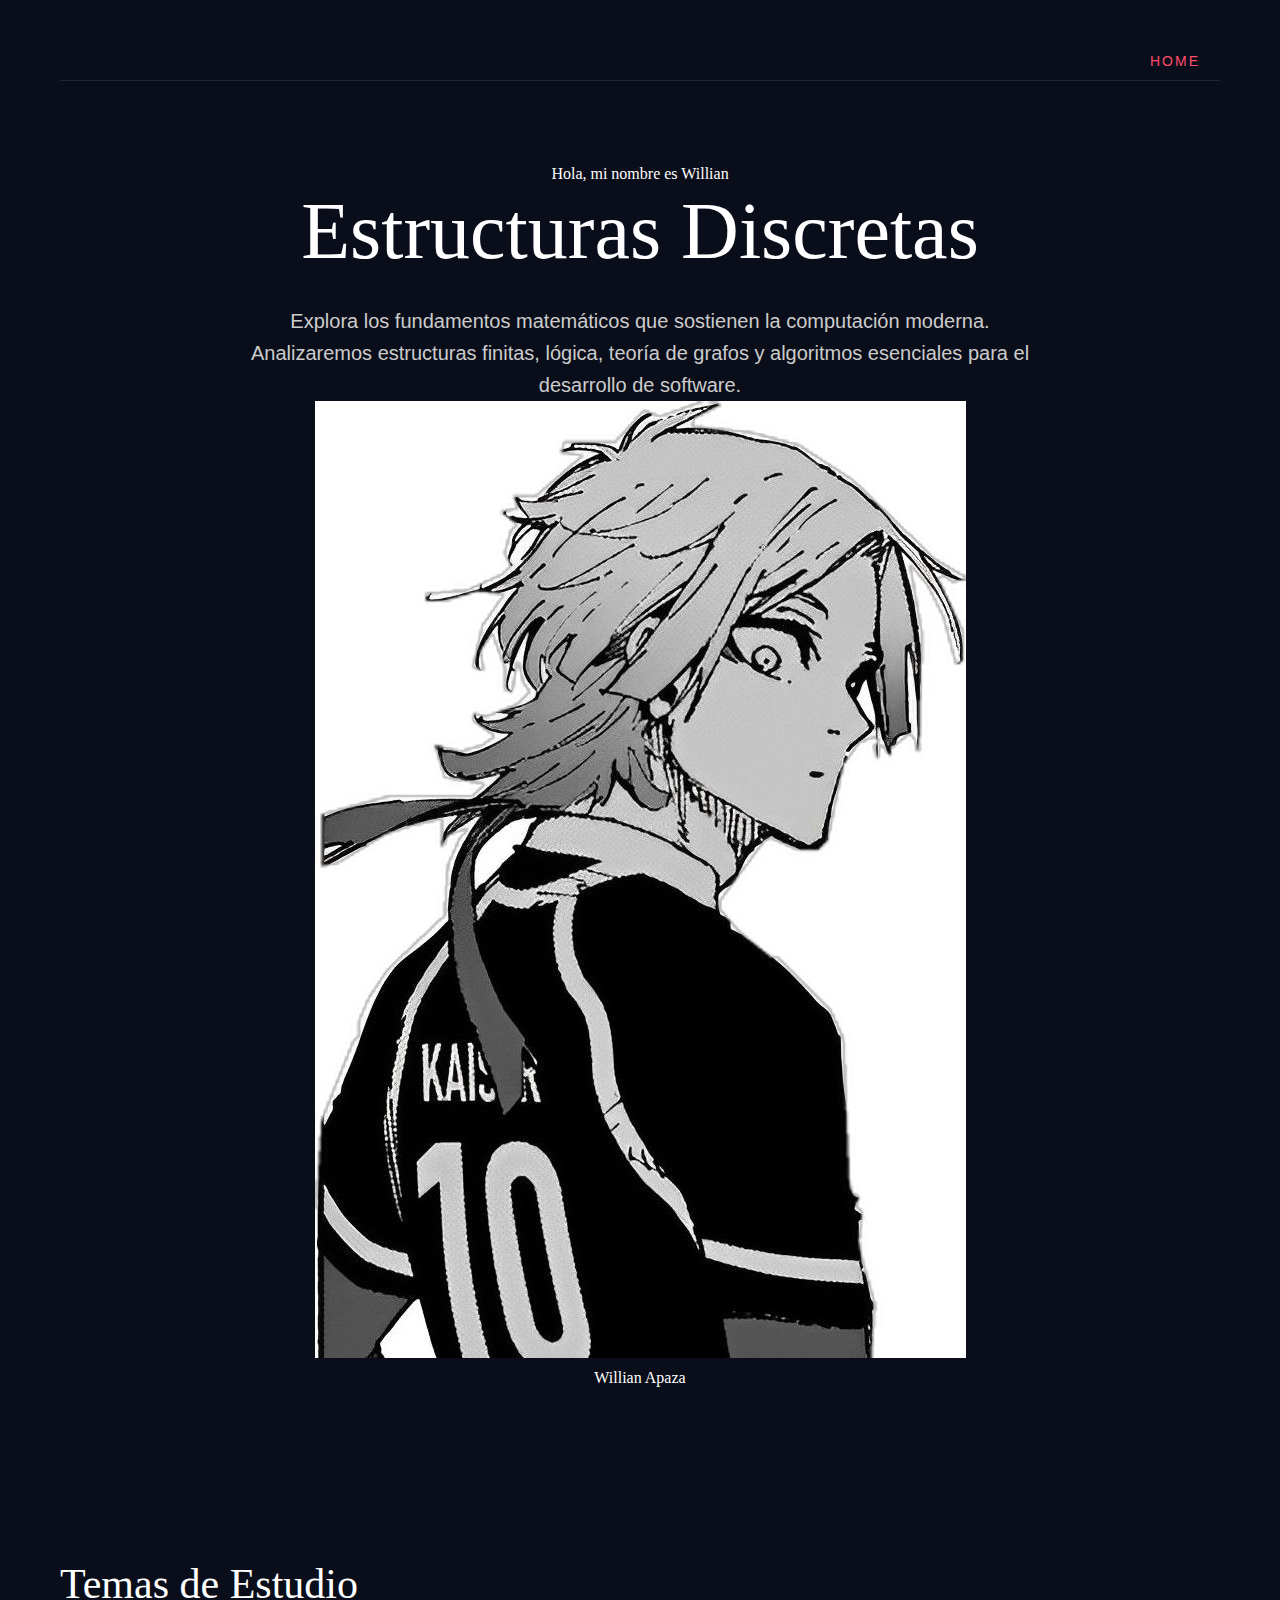
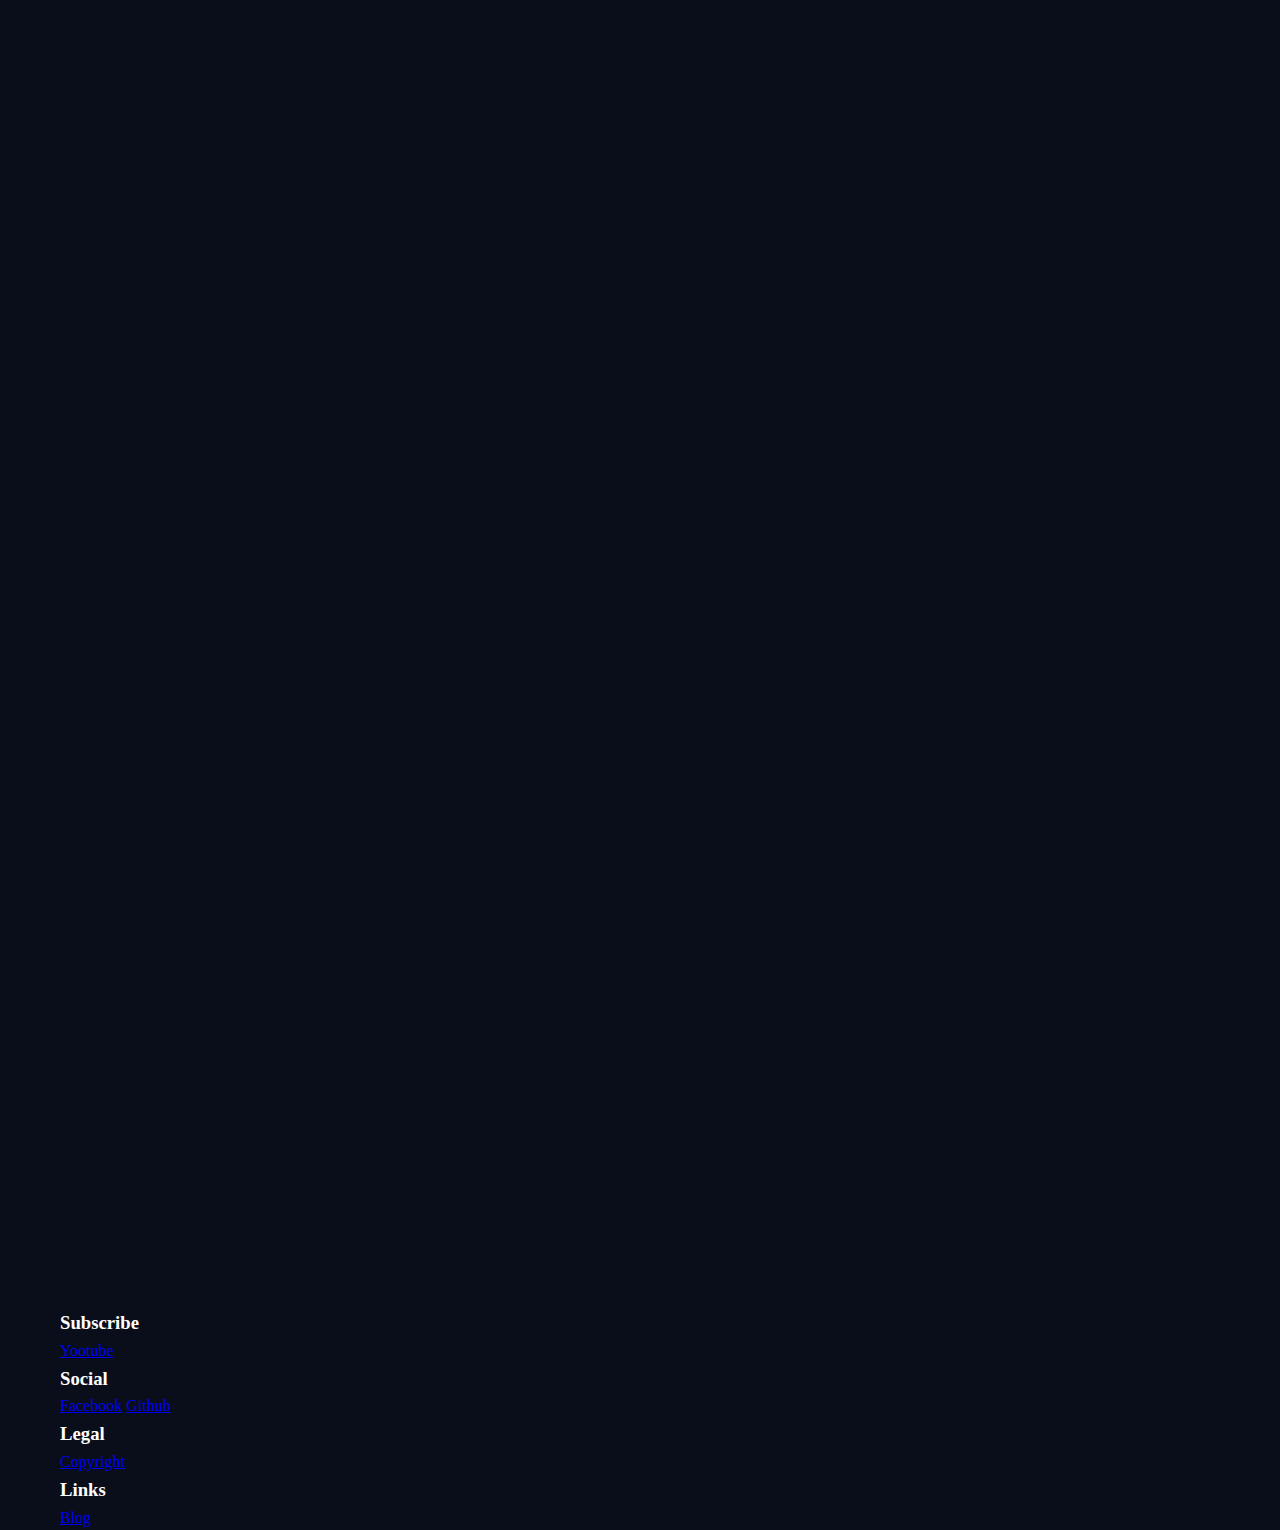
<file: index.html>
<!DOCTYPE html>
<html lang="es">
<head>
    <meta charset="UTF-8">
    <meta name="viewport" content="width=device-width, initial-scale=1.0">
    <title>WEB ESTRUCTURAS DISCRETAS</title>
    <link rel="stylesheet" href="style.css">
</head>
<body>
    <div class="container">
        <header>
            <a href="#home" class="home-link">Home</a>
        </header>
        <section class="hero">
            <div class="hero-content" >
                <div class="hero-text">
                    <p class="intro-text">Hola, mi nombre es Willian</p>
                    <h1>Estructuras Discretas</h1>
                    <p class="description">
                        Explora los fundamentos matemáticos que sostienen la computación moderna.
                        Analizaremos estructuras finitas, lógica, teoría de grafos y algoritmos esenciales para el desarrollo de software.
                    </p>
                </div>
                <div class="hero-image">
                    <img src="/Imagenes/kaiser.jpg" alt="Willian Apaza">
                    <div class="hero-name">Willian Apaza</div>
                </div>
            </div>
        </section>

        <section class="featured">
            <h2>Temas de Estudio</h2>
            <div class="posts-grid">
                
                <a href="teoriaNumeros.html" class="post-card">
                    <img src="/Imagenes/primera.jpg" alt="Teoría de Números">
                    <div class="post-overlay">
                        <h3 class="post-title">Teoría de Números y Combinatoria</h3>
                    </div>  
                </a>

                <a href="recursion.html" class="post-card">
                    <img src="/Imagenes/segunda.avif" alt="Recursión">
                    <div class="post-overlay">
                        <h3 class="post-title">Recursión</h3>
                    </div>
                </a>

                <a href="relacion.html" class="post-card">
                    <img src="/Imagenes/tercera.jpg" alt="Relaciones">
                    <div class="post-overlay">
                        <h3 class="post-title">Relaciones</h3>
                    </div>
                </a>

                <a href="ArtirmeticaModular.html" class="post-card">
                    <img src="/Imagenes/cuarta.jpg" alt="Aritmética Modular">
                    <div class="post-overlay">
                        <h3 class="post-title">Aritmética Modular</h3>
                    </div>
                </a>

            </div>
        </section>

        <footer>
            <div class="footer-content">
                <div class="footer-section">
                    <h3>Subscribe</h3>
                    <a href="https://www.youtube.com/@holower5699">Yootube</a>
                </div>
                <div class="footer-section">
                    <h3>Social</h3>
                    <a href="https://www.facebook.com/the.Sad.boy.pe?locale=es_LA">Facebook</a>
                    <a href="https://github.com/Axowil">Github</a>
                </div>
                <div class="footer-section">
                    <h3>Legal</h3>
                    <a href="#privacy">Copyright</a>
                </div>
                <div class="footer-section">
                    <h3>Links</h3>
                    <a href="#blog">Blog</a>
                </div>
            </div>
        </footer>
    </div>
    <script src="javascrip.js"> </script>
</html>
</file>
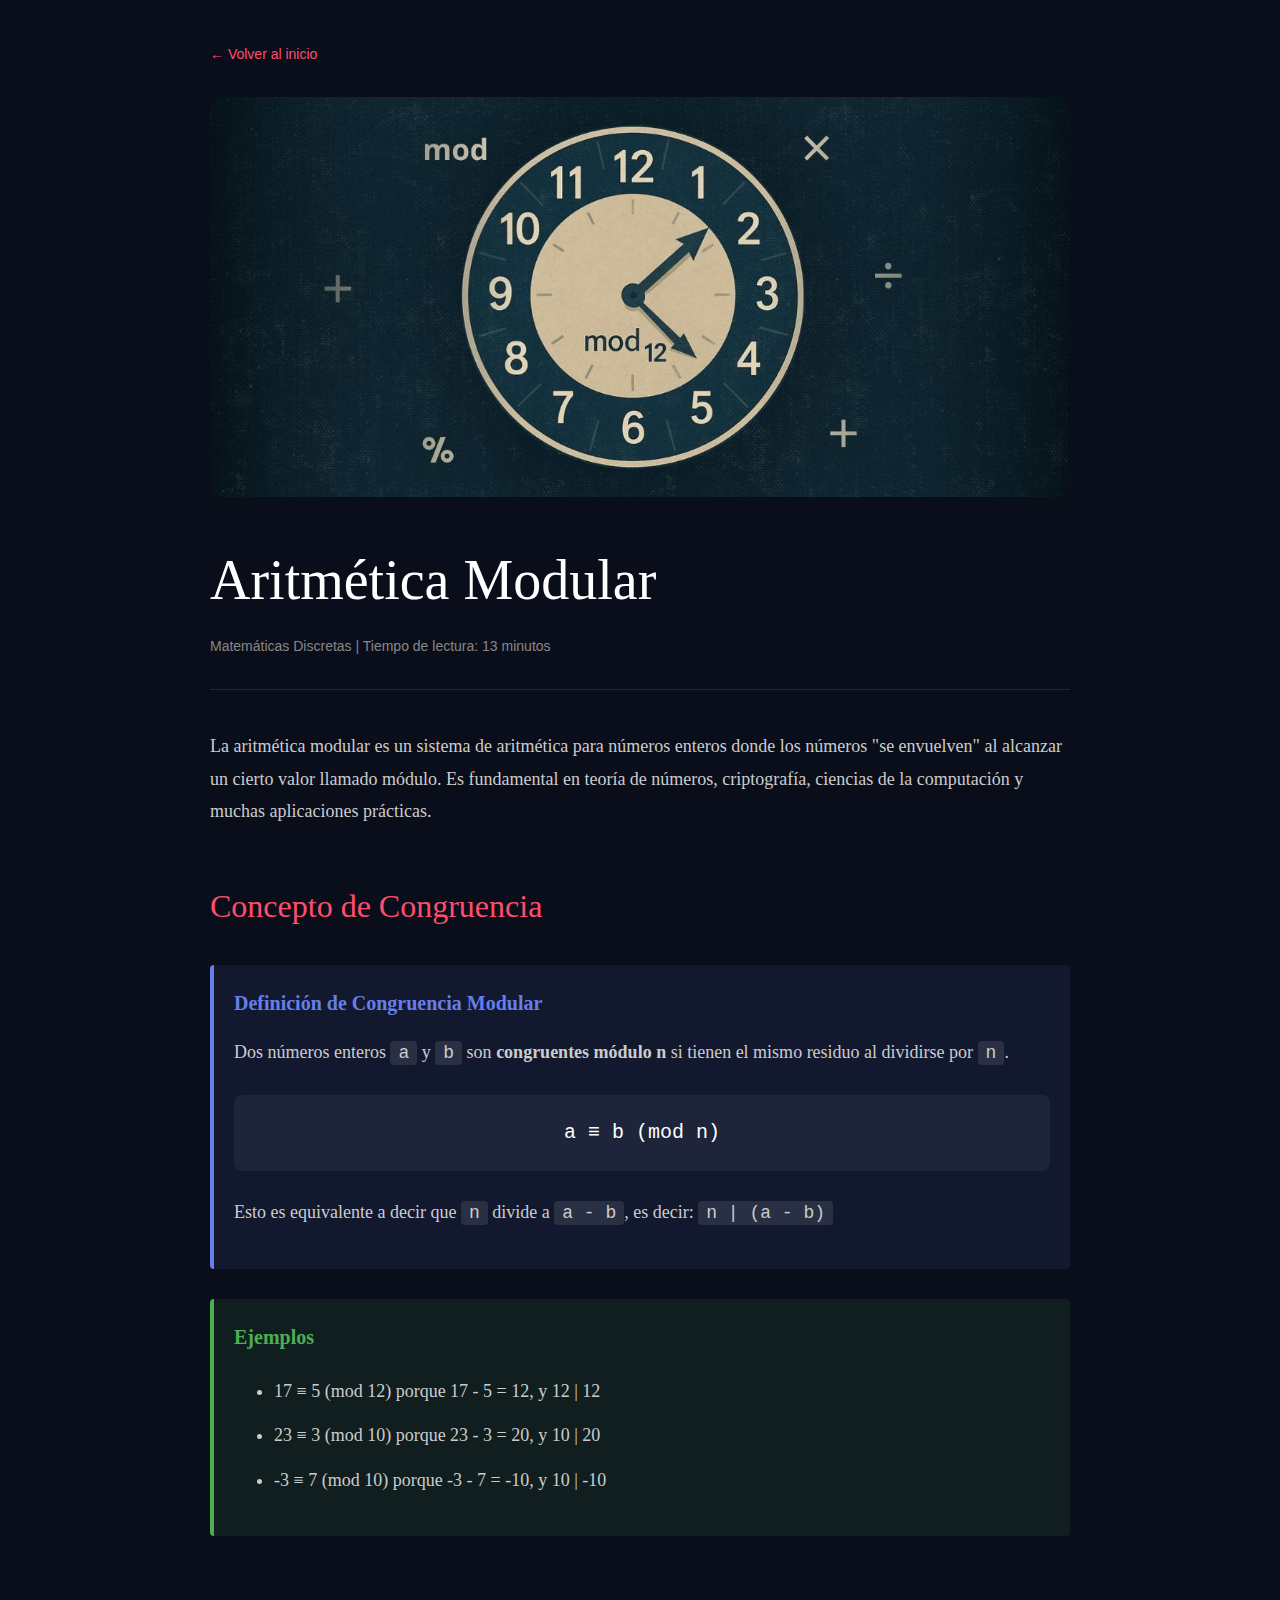
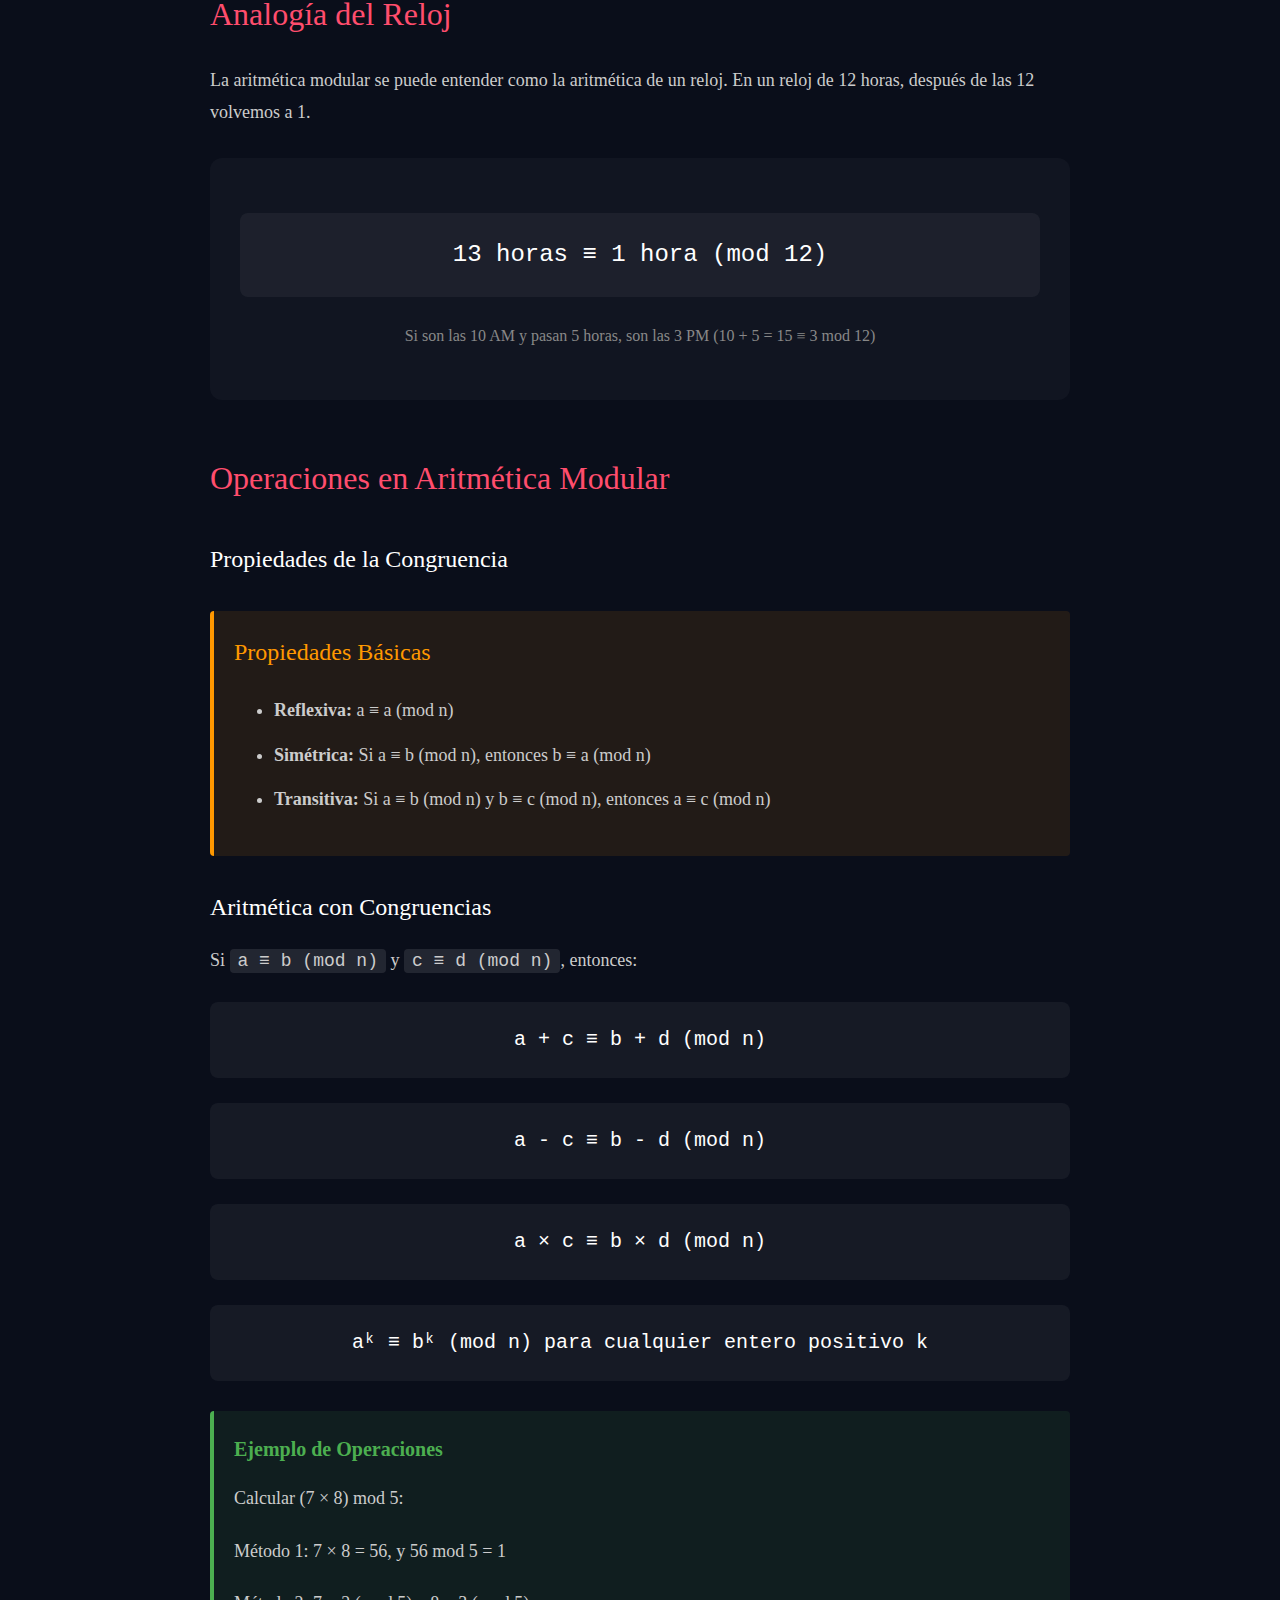
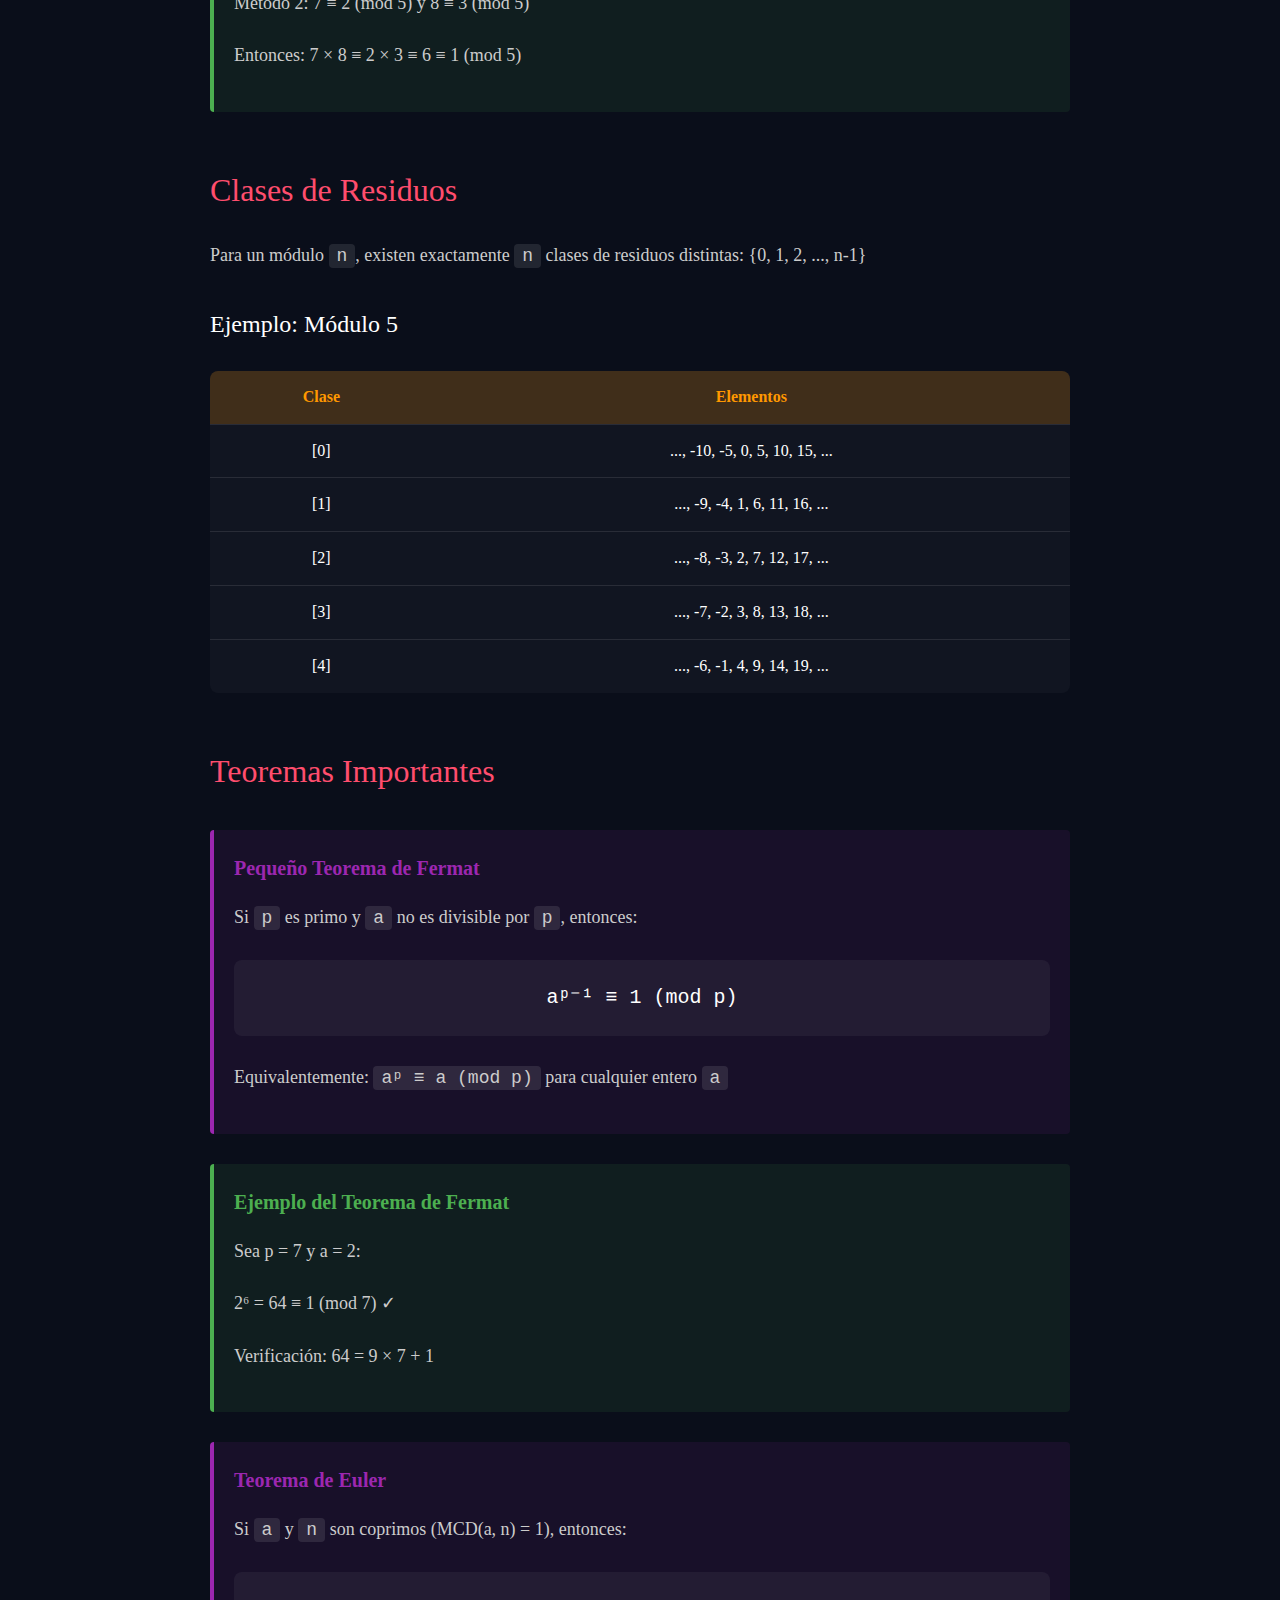
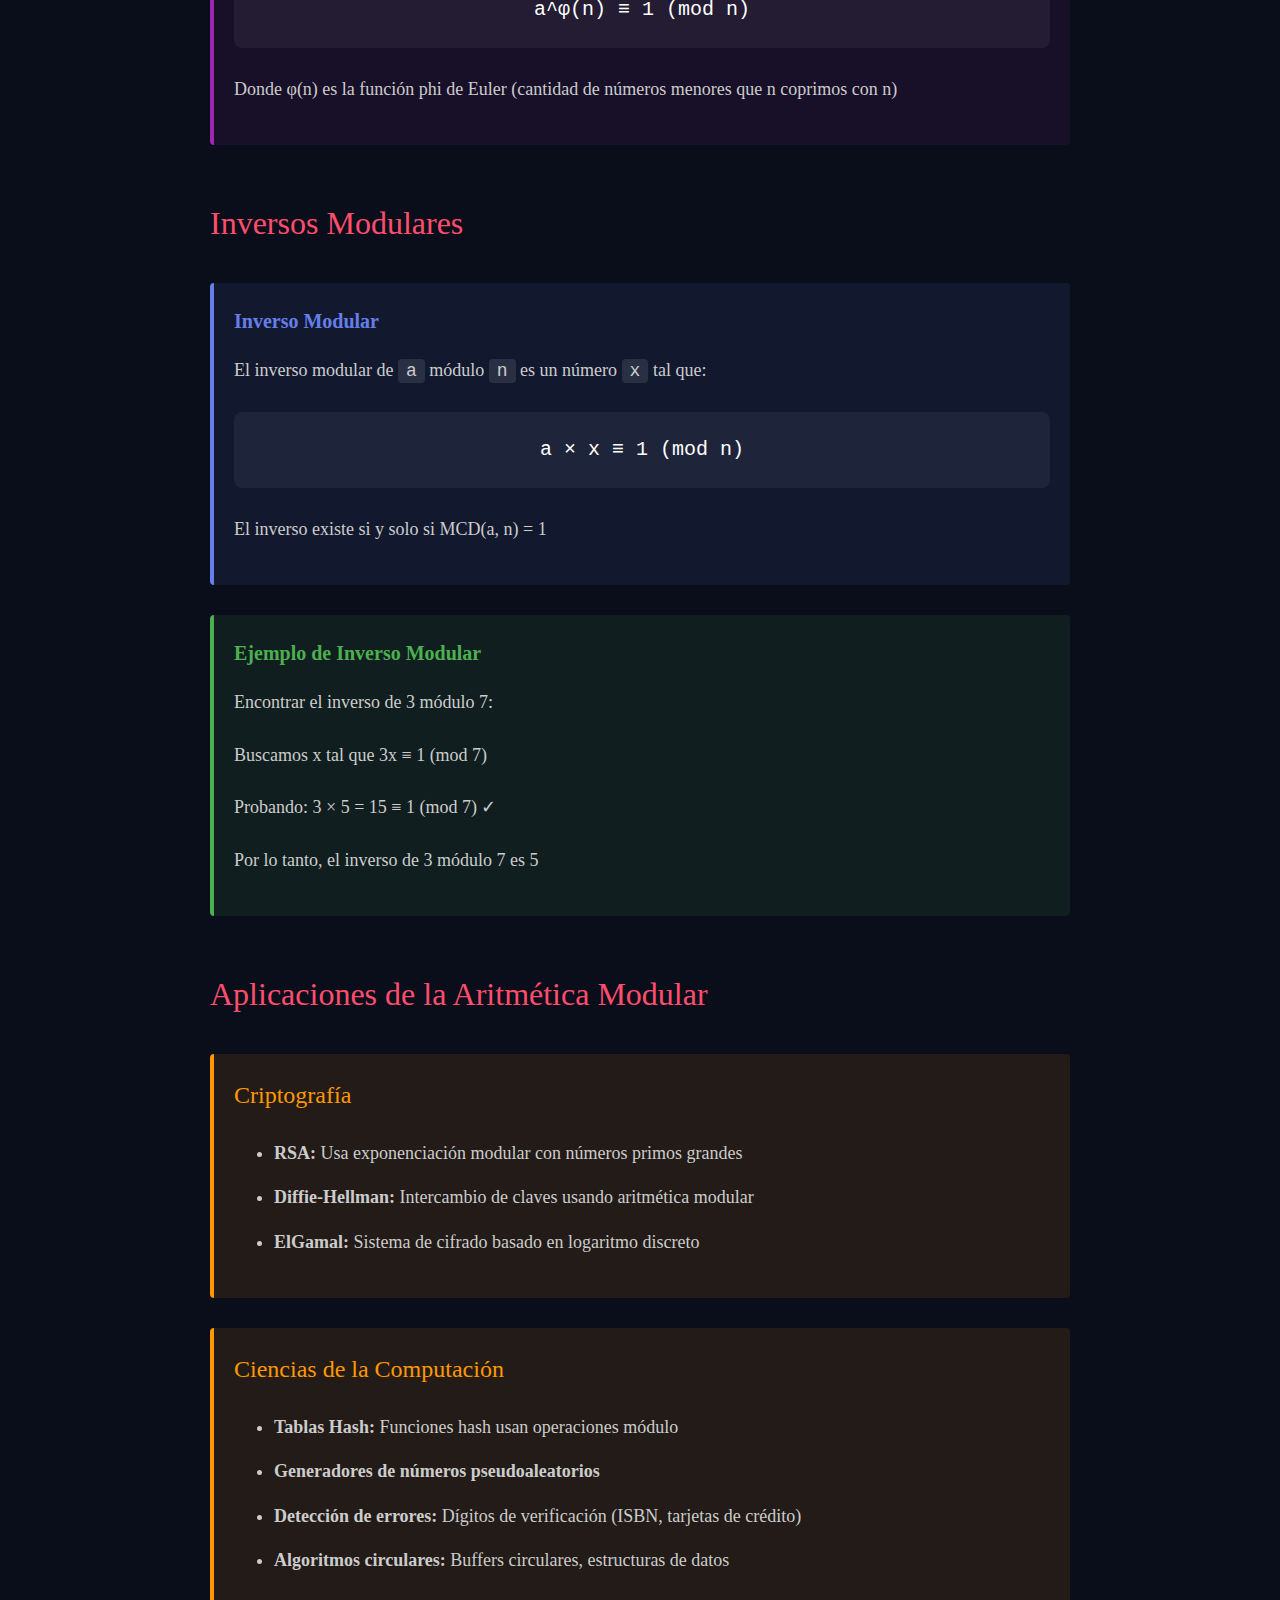
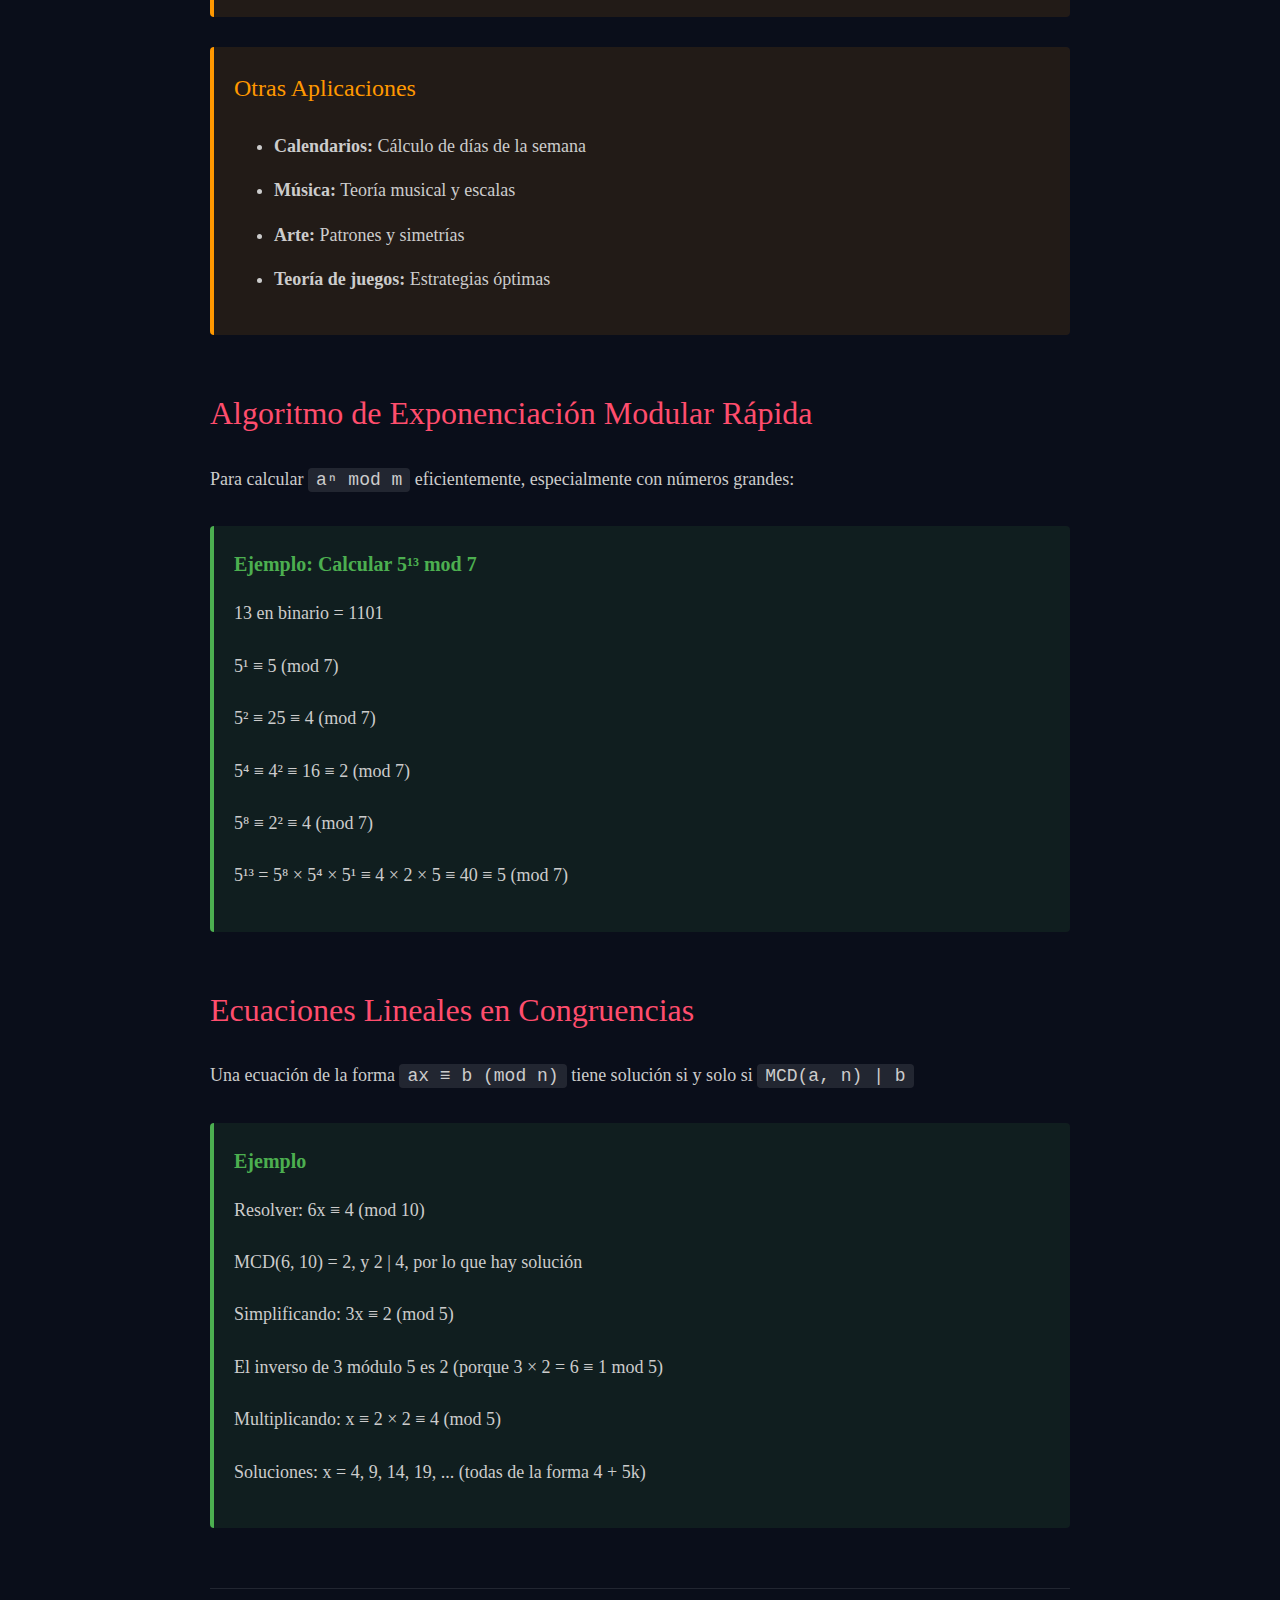
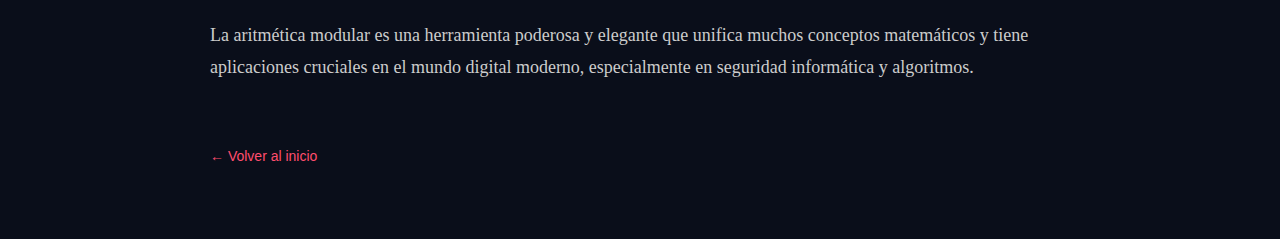
<file: ArtirmeticaModular.html>
<!DOCTYPE html>
<html lang="es">
<head>
    <meta charset="UTF-8">
    <meta name="viewport" content="width=device-width, initial-scale=1.0">
    <title>Aritmética Modular</title>
    <link rel="stylesheet" href="Styles/modular.css">
</head>
<body>
    <div class="container"> 
        <a href="index.html" class="back-link">← Volver al inicio</a>

        <img src="/Imagenes/cuarta.jpg" alt="Aritmética Modular" class="header-image">

        <h1>Aritmética Modular</h1>
        
        <div class="meta">
            Matemáticas Discretas | Tiempo de lectura: 13 minutos
        </div>

        <p>
            La aritmética modular es un sistema de aritmética para números enteros donde los números "se envuelven" al alcanzar un cierto valor llamado módulo. Es fundamental en teoría de números, criptografía, ciencias de la computación y muchas aplicaciones prácticas.
        </p>

        <h2>Concepto de Congruencia</h2>

        <div class="definition">
            <h4>Definición de Congruencia Modular</h4>
            <p>
                Dos números enteros <code>a</code> y <code>b</code> son <strong>congruentes módulo n</strong> si tienen el mismo residuo al dividirse por <code>n</code>.
            </p>
            <div class="formula">
                a ≡ b (mod n)
            </div>
            <p>
                Esto es equivalente a decir que <code>n</code> divide a <code>a - b</code>, es decir: <code>n | (a - b)</code>
            </p>
        </div>

        <div class="example">
            <h4>Ejemplos</h4>
            <ul>
                <li>17 ≡ 5 (mod 12) porque 17 - 5 = 12, y 12 | 12</li>
                <li>23 ≡ 3 (mod 10) porque 23 - 3 = 20, y 10 | 20</li>
                <li>-3 ≡ 7 (mod 10) porque -3 - 7 = -10, y 10 | -10</li>
            </ul>
        </div>

        <h2>Analogía del Reloj</h2>

        <p>
            La aritmética modular se puede entender como la aritmética de un reloj. En un reloj de 12 horas, después de las 12 volvemos a 1.
        </p>

        <div class="clock-visual">
            <div class="formula" style="font-size: 24px;">
                13 horas ≡ 1 hora (mod 12)
            </div>
            <p>Si son las 10 AM y pasan 5 horas, son las 3 PM (10 + 5 = 15 ≡ 3 mod 12)</p>
        </div>

        <h2>Operaciones en Aritmética Modular</h2>

        <h3>Propiedades de la Congruencia</h3>

        <div class="concept-box">
            <h3>Propiedades Básicas</h3>
            <ul>
                <li><strong>Reflexiva:</strong> a ≡ a (mod n)</li>
                <li><strong>Simétrica:</strong> Si a ≡ b (mod n), entonces b ≡ a (mod n)</li>
                <li><strong>Transitiva:</strong> Si a ≡ b (mod n) y b ≡ c (mod n), entonces a ≡ c (mod n)</li>
            </ul>
        </div>

        <h3>Aritmética con Congruencias</h3>

        <p>
            Si <code>a ≡ b (mod n)</code> y <code>c ≡ d (mod n)</code>, entonces:
        </p>

        <div class="formula">
            a + c ≡ b + d (mod n)
        </div>

        <div class="formula">
            a - c ≡ b - d (mod n)
        </div>

        <div class="formula">
            a × c ≡ b × d (mod n)
        </div>

        <div class="formula">
            aᵏ ≡ bᵏ (mod n) para cualquier entero positivo k
        </div>

        <div class="example">
            <h4>Ejemplo de Operaciones</h4>
            <p>Calcular (7 × 8) mod 5:</p>
            <p>Método 1: 7 × 8 = 56, y 56 mod 5 = 1</p>
            <p>Método 2: 7 ≡ 2 (mod 5) y 8 ≡ 3 (mod 5)</p>
            <p>Entonces: 7 × 8 ≡ 2 × 3 ≡ 6 ≡ 1 (mod 5)</p>
        </div>

        <h2>Clases de Residuos</h2>

        <p>
            Para un módulo <code>n</code>, existen exactamente <code>n</code> clases de residuos distintas: {0, 1, 2, ..., n-1}
        </p>

        <h3>Ejemplo: Módulo 5</h3>

        <div class="table-container">
            <table>
                <thead>
                    <tr>
                        <th>Clase</th>
                        <th>Elementos</th>
                    </tr>
                </thead>
                <tbody>
                    <tr>
                        <td>[0]</td>
                        <td>..., -10, -5, 0, 5, 10, 15, ...</td>
                    </tr>
                    <tr>
                        <td>[1]</td>
                        <td>..., -9, -4, 1, 6, 11, 16, ...</td>
                    </tr>
                    <tr>
                        <td>[2]</td>
                        <td>..., -8, -3, 2, 7, 12, 17, ...</td>
                    </tr>
                    <tr>
                        <td>[3]</td>
                        <td>..., -7, -2, 3, 8, 13, 18, ...</td>
                    </tr>
                    <tr>
                        <td>[4]</td>
                        <td>..., -6, -1, 4, 9, 14, 19, ...</td>
                    </tr>
                </tbody>
            </table>
        </div>

        <h2>Teoremas Importantes</h2>

        <div class="theorem">
            <h4>Pequeño Teorema de Fermat</h4>
            <p>Si <code>p</code> es primo y <code>a</code> no es divisible por <code>p</code>, entonces:</p>
            <div class="formula">
                aᵖ⁻¹ ≡ 1 (mod p)
            </div>
            <p>Equivalentemente: <code>aᵖ ≡ a (mod p)</code> para cualquier entero <code>a</code></p>
        </div>

        <div class="example">
            <h4>Ejemplo del Teorema de Fermat</h4>
            <p>Sea p = 7 y a = 2:</p>
            <p>2⁶ = 64 ≡ 1 (mod 7) ✓</p>
            <p>Verificación: 64 = 9 × 7 + 1</p>
        </div>

        <div class="theorem">
            <h4>Teorema de Euler</h4>
            <p>Si <code>a</code> y <code>n</code> son coprimos (MCD(a, n) = 1), entonces:</p>
            <div class="formula">
                a^φ(n) ≡ 1 (mod n)
            </div>
            <p>Donde φ(n) es la función phi de Euler (cantidad de números menores que n coprimos con n)</p>
        </div>

        <h2>Inversos Modulares</h2>

        <div class="definition">
            <h4>Inverso Modular</h4>
            <p>
                El inverso modular de <code>a</code> módulo <code>n</code> es un número <code>x</code> tal que:
            </p>
            <div class="formula">
                a × x ≡ 1 (mod n)
            </div>
            <p>El inverso existe si y solo si MCD(a, n) = 1</p>
        </div>

        <div class="example">
            <h4>Ejemplo de Inverso Modular</h4>
            <p>Encontrar el inverso de 3 módulo 7:</p>
            <p>Buscamos x tal que 3x ≡ 1 (mod 7)</p>
            <p>Probando: 3 × 5 = 15 ≡ 1 (mod 7) ✓</p>
            <p>Por lo tanto, el inverso de 3 módulo 7 es 5</p>
        </div>

        <h2>Aplicaciones de la Aritmética Modular</h2>

        <div class="concept-box">
            <h3>Criptografía</h3>
            <ul>
                <li><strong>RSA:</strong> Usa exponenciación modular con números primos grandes</li>
                <li><strong>Diffie-Hellman:</strong> Intercambio de claves usando aritmética modular</li>
                <li><strong>ElGamal:</strong> Sistema de cifrado basado en logaritmo discreto</li>
            </ul>
        </div>

        <div class="concept-box">
            <h3>Ciencias de la Computación</h3>
            <ul>
                <li><strong>Tablas Hash:</strong> Funciones hash usan operaciones módulo</li>
                <li><strong>Generadores de números pseudoaleatorios</strong></li>
                <li><strong>Detección de errores:</strong> Dígitos de verificación (ISBN, tarjetas de crédito)</li>
                <li><strong>Algoritmos circulares:</strong> Buffers circulares, estructuras de datos</li>
            </ul>
        </div>

        <div class="concept-box">
            <h3>Otras Aplicaciones</h3>
            <ul>
                <li><strong>Calendarios:</strong> Cálculo de días de la semana</li>
                <li><strong>Música:</strong> Teoría musical y escalas</li>
                <li><strong>Arte:</strong> Patrones y simetrías</li>
                <li><strong>Teoría de juegos:</strong> Estrategias óptimas</li>
            </ul>
        </div>

        <h2>Algoritmo de Exponenciación Modular Rápida</h2>

        <p>
            Para calcular <code>aⁿ mod m</code> eficientemente, especialmente con números grandes:
        </p>

        <div class="example">
            <h4>Ejemplo: Calcular 5¹³ mod 7</h4>
            <p>13 en binario = 1101</p>
            <p>5¹ ≡ 5 (mod 7)</p>
            <p>5² ≡ 25 ≡ 4 (mod 7)</p>
            <p>5⁴ ≡ 4² ≡ 16 ≡ 2 (mod 7)</p>
            <p>5⁸ ≡ 2² ≡ 4 (mod 7)</p>
            <p>5¹³ = 5⁸ × 5⁴ × 5¹ ≡ 4 × 2 × 5 ≡ 40 ≡ 5 (mod 7)</p>
        </div>

        <h2>Ecuaciones Lineales en Congruencias</h2>

        <p>
            Una ecuación de la forma <code>ax ≡ b (mod n)</code> tiene solución si y solo si <code>MCD(a, n) | b</code>
        </p>

        <div class="example">
            <h4>Ejemplo</h4>
            <p>Resolver: 6x ≡ 4 (mod 10)</p>
            <p>MCD(6, 10) = 2, y 2 | 4, por lo que hay solución</p>
            <p>Simplificando: 3x ≡ 2 (mod 5)</p>
            <p>El inverso de 3 módulo 5 es 2 (porque 3 × 2 = 6 ≡ 1 mod 5)</p>
            <p>Multiplicando: x ≡ 2 × 2 ≡ 4 (mod 5)</p>
            <p>Soluciones: x = 4, 9, 14, 19, ... (todas de la forma 4 + 5k)</p>
        </div>

        <p style="margin-top: 60px; padding-top: 30px; border-top: 1px solid rgba(255,255,255,0.1);">
            La aritmética modular es una herramienta poderosa y elegante que unifica muchos conceptos matemáticos y tiene aplicaciones cruciales en el mundo digital moderno, especialmente en seguridad informática y algoritmos.
        </p>

        <a href="index.html" class="back-link" style="margin-top: 40px;">← Volver al inicio</a>
    </div>
</body>
</html>
</file>
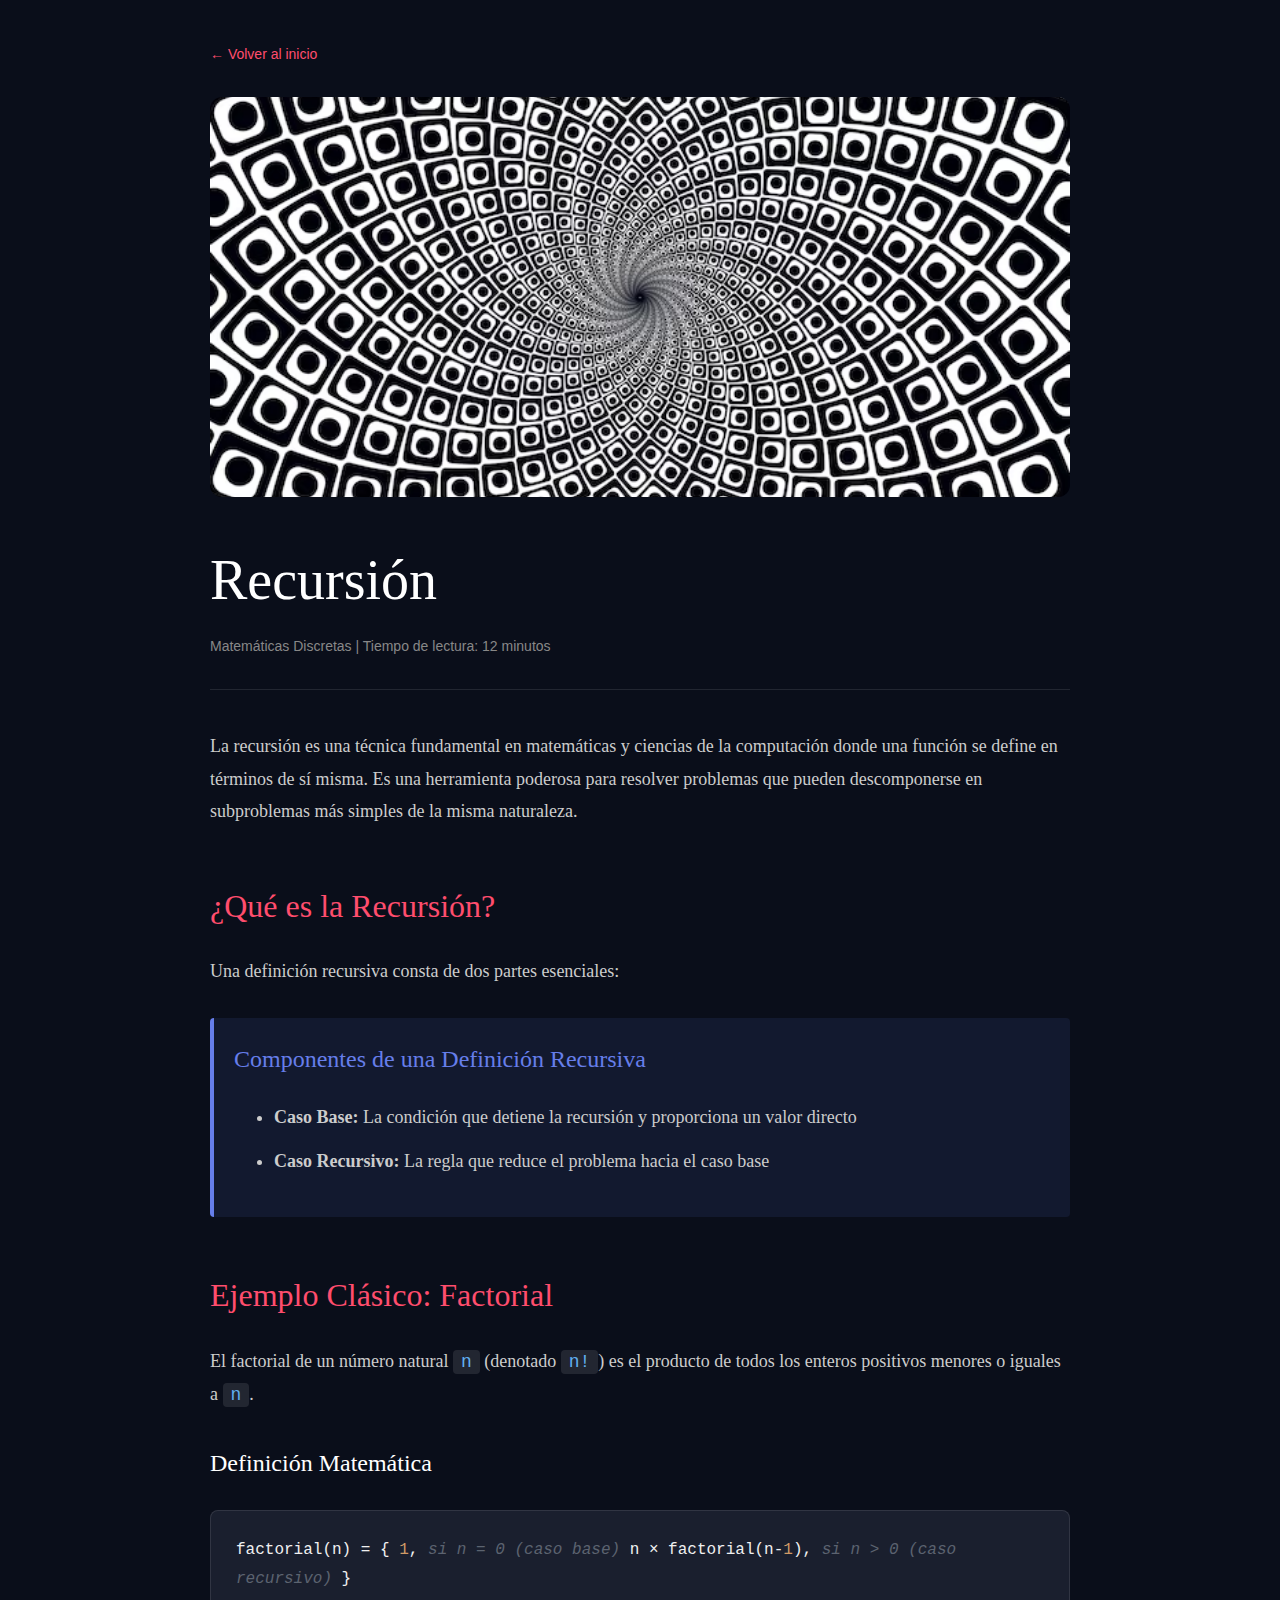
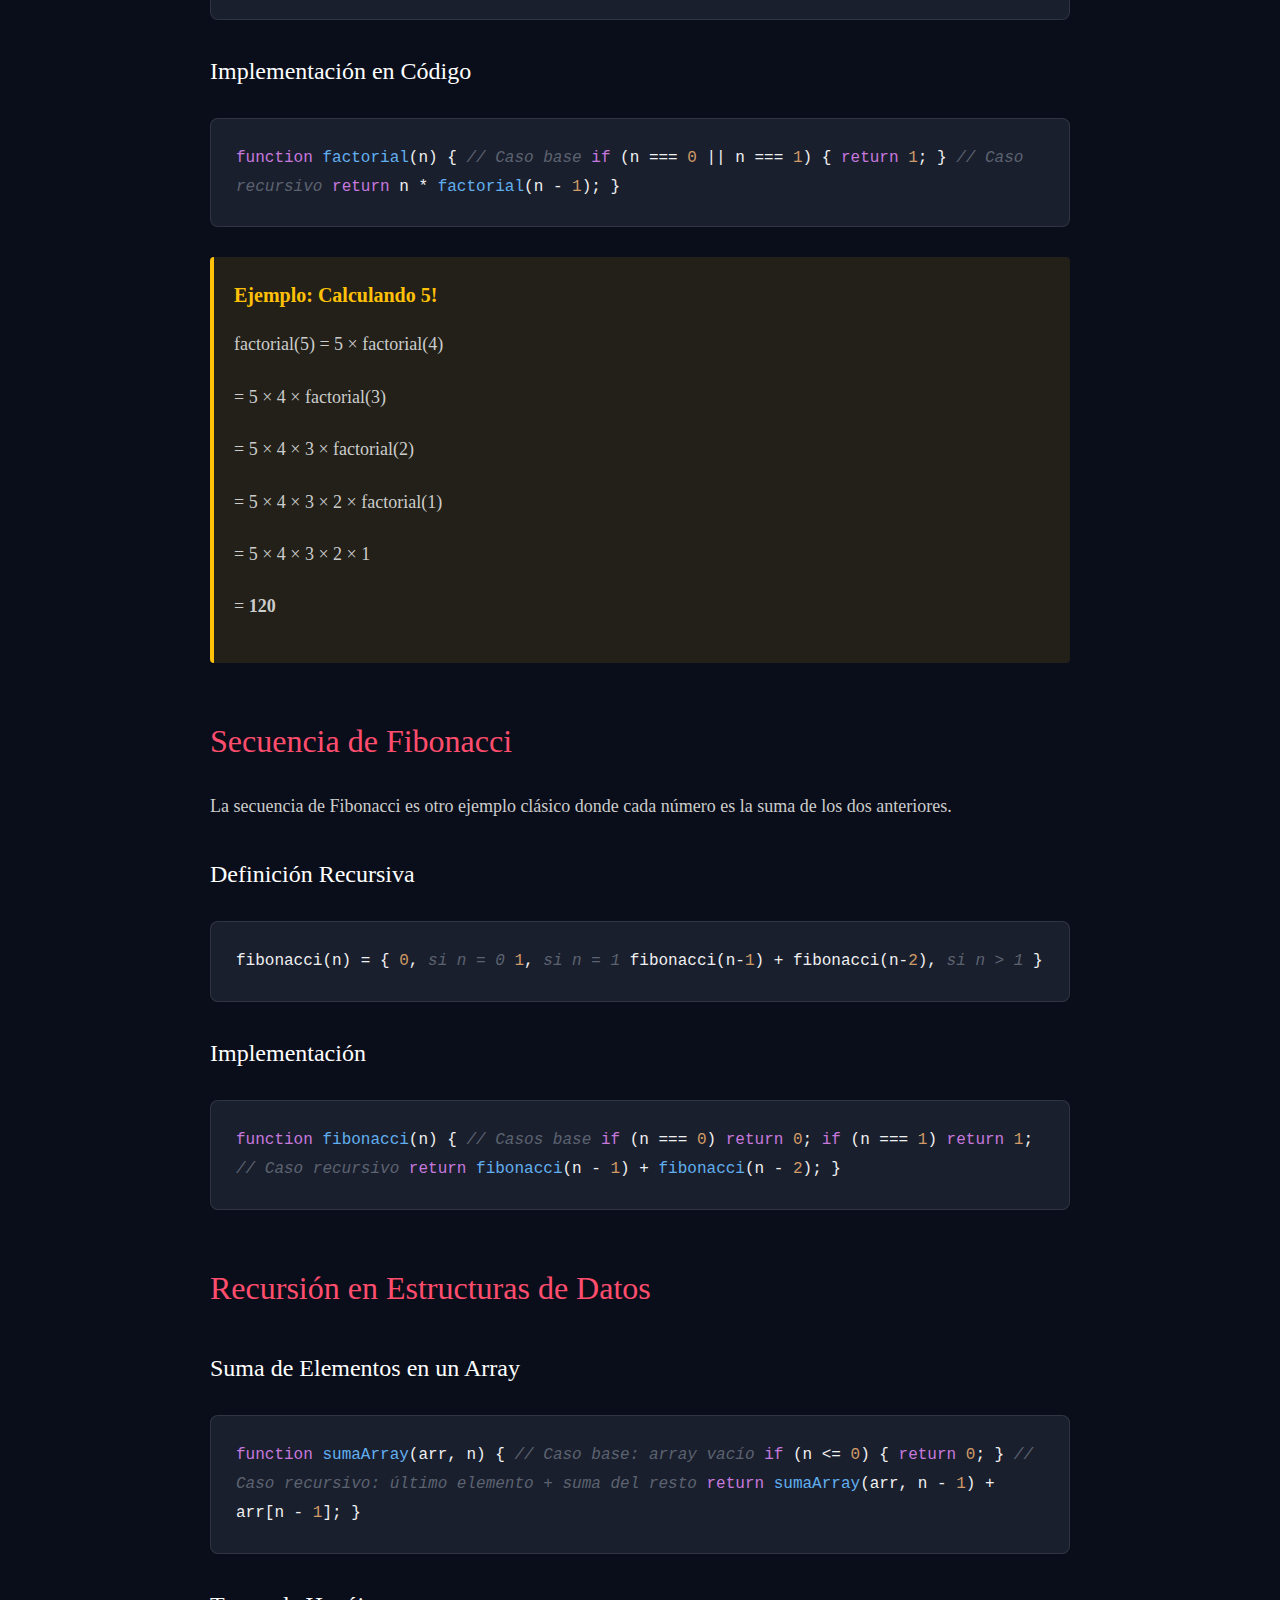
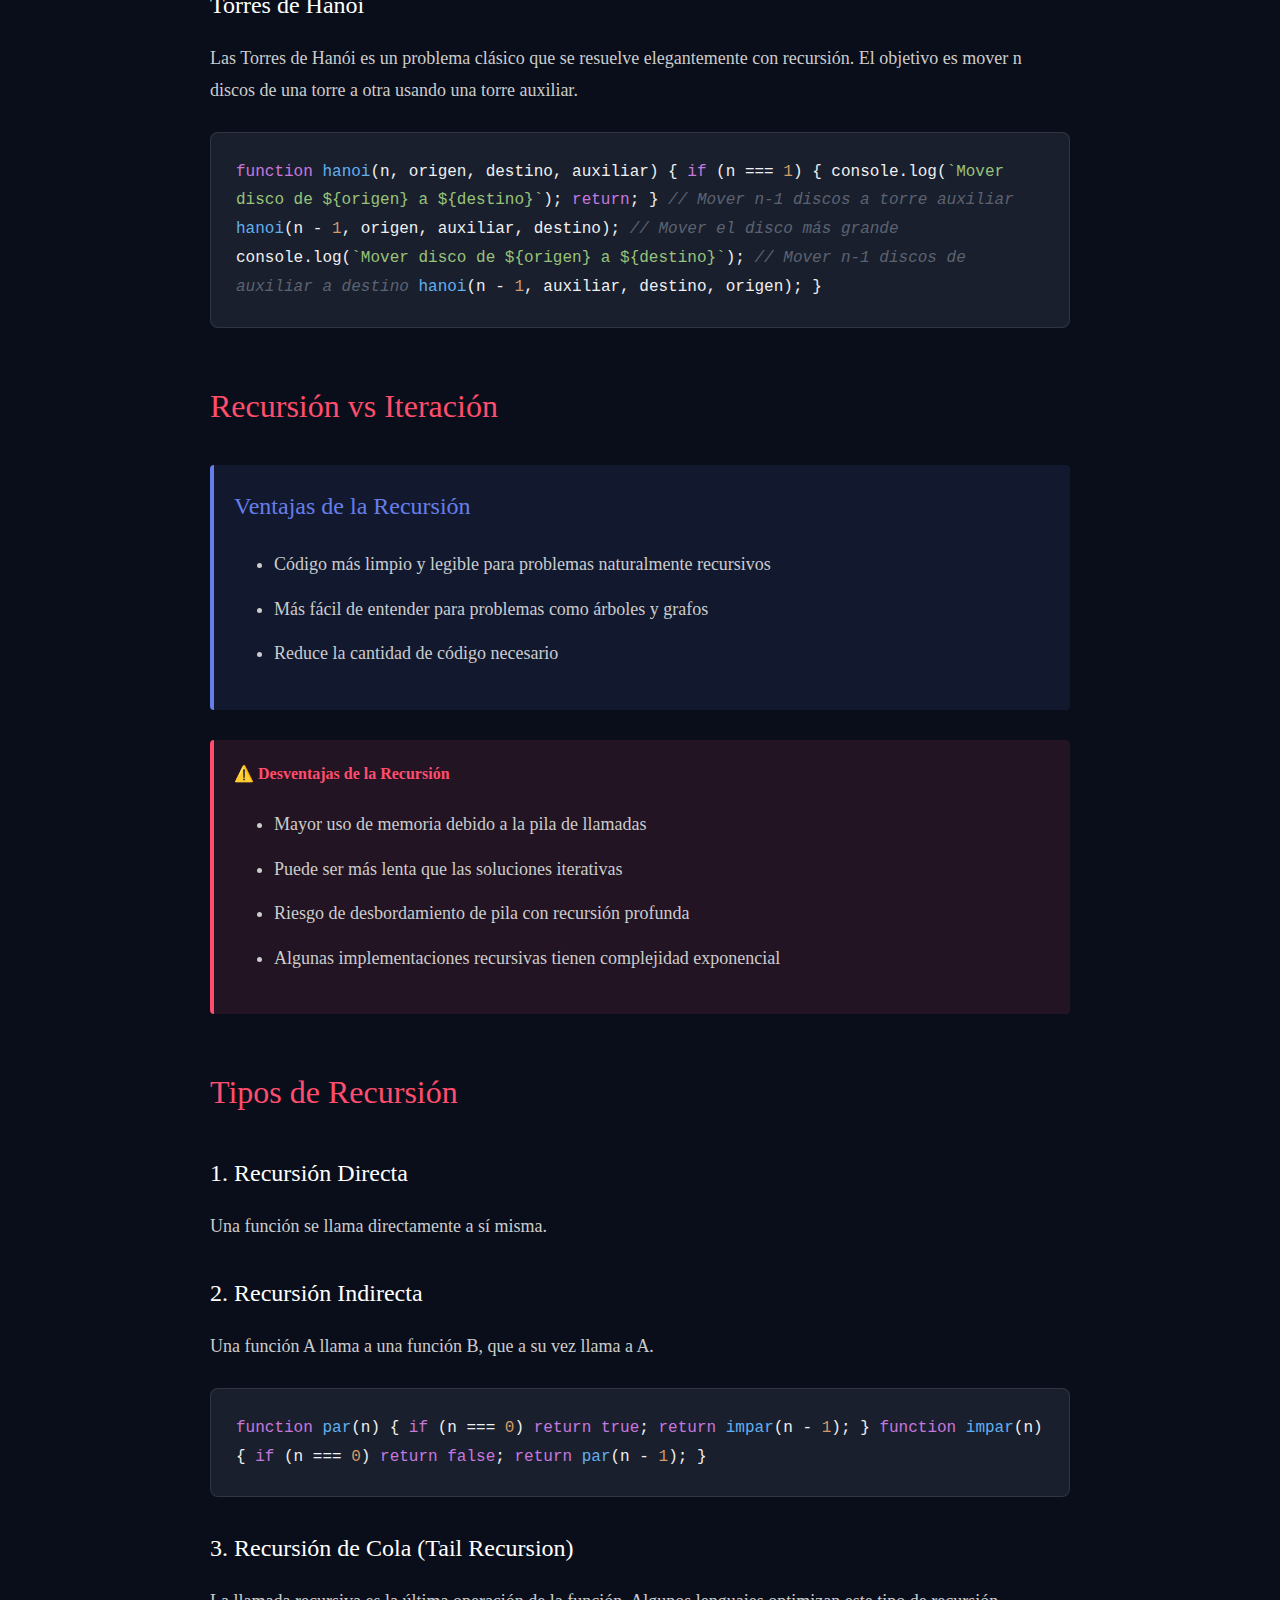
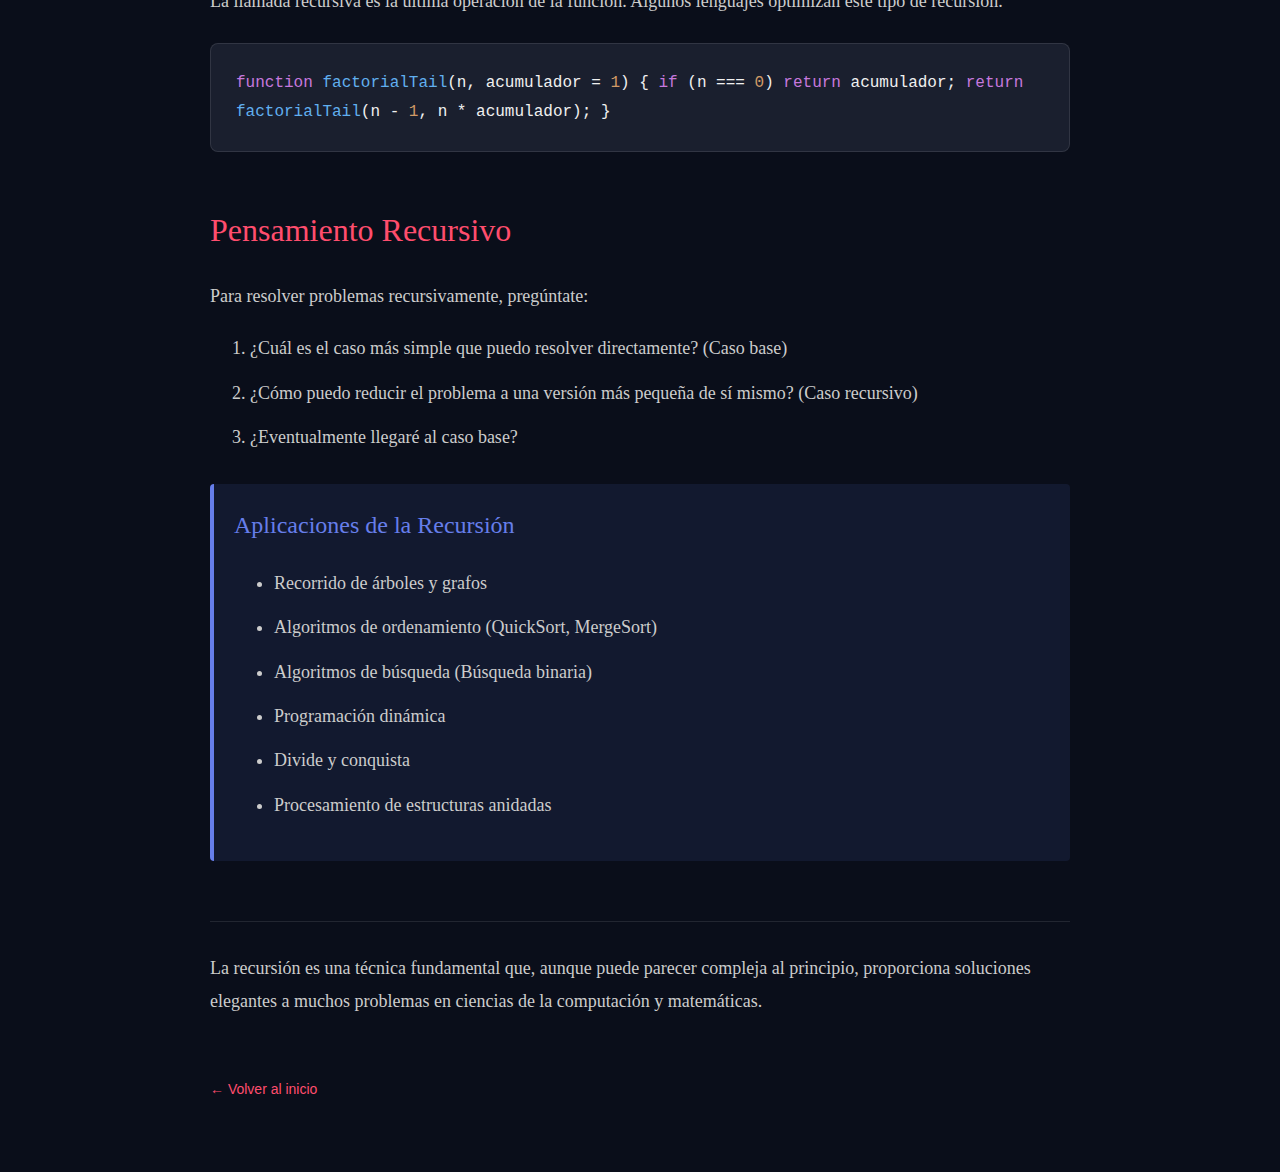
<file: recursion.html>
<!DOCTYPE html>
<html lang="es">
<head>
    <meta charset="UTF-8">
    <meta name="viewport" content="width=device-width, initial-scale=1.0">
    <title>Recursión - Matemáticas Discretas</title>
    <link rel="stylesheet" href="Styles/recursion.css">
</head>
<body>
    <div class="container">
        <a href="index.html" class="back-link">← Volver al inicio</a>
        <img src="Imagenes/segunda.avif" alt="Aritmética Modular" class="header-image">
        <h1>Recursión</h1>
        
        <div class="meta">
            Matemáticas Discretas | Tiempo de lectura: 12 minutos
        </div>

        <p>
            La recursión es una técnica fundamental en matemáticas y ciencias de la computación donde una función se define en términos de sí misma. Es una herramienta poderosa para resolver problemas que pueden descomponerse en subproblemas más simples de la misma naturaleza.
        </p>

        <h2>¿Qué es la Recursión?</h2>

        <p>
            Una definición recursiva consta de dos partes esenciales:
        </p>

        <div class="concept-box">
            <h3>Componentes de una Definición Recursiva</h3>
            <ul>
                <li><strong>Caso Base:</strong> La condición que detiene la recursión y proporciona un valor directo</li>
                <li><strong>Caso Recursivo:</strong> La regla que reduce el problema hacia el caso base</li>
            </ul>
        </div>

        <h2>Ejemplo Clásico: Factorial</h2>

        <p>
            El factorial de un número natural <code>n</code> (denotado <code>n!</code>) es el producto de todos los enteros positivos menores o iguales a <code>n</code>.
        </p>

        <h3>Definición Matemática</h3>

        <div class="code-block">
factorial(n) = {
    <span class="number">1</span>,                     <span class="comment">si n = 0 (caso base)</span>
    n × factorial(n-<span class="number">1</span>),    <span class="comment">si n > 0 (caso recursivo)</span>
}
        </div>

        <h3>Implementación en Código</h3>

        <div class="code-block">
<span class="keyword">function</span> <span class="function">factorial</span>(n) {
    <span class="comment">// Caso base</span>
    <span class="keyword">if</span> (n === <span class="number">0</span> || n === <span class="number">1</span>) {
        <span class="keyword">return</span> <span class="number">1</span>;
    }
    <span class="comment">// Caso recursivo</span>
    <span class="keyword">return</span> n * <span class="function">factorial</span>(n - <span class="number">1</span>);
}
        </div>

        <div class="example">
            <h4>Ejemplo: Calculando 5!</h4>
            <p>factorial(5) = 5 × factorial(4)</p>
            <p>= 5 × 4 × factorial(3)</p>
            <p>= 5 × 4 × 3 × factorial(2)</p>
            <p>= 5 × 4 × 3 × 2 × factorial(1)</p>
            <p>= 5 × 4 × 3 × 2 × 1</p>
            <p>= <strong>120</strong></p>
        </div>

        <h2>Secuencia de Fibonacci</h2>

        <p>
            La secuencia de Fibonacci es otro ejemplo clásico donde cada número es la suma de los dos anteriores.
        </p>

        <h3>Definición Recursiva</h3>

        <div class="code-block">
fibonacci(n) = {
    <span class="number">0</span>,                              <span class="comment">si n = 0</span>
    <span class="number">1</span>,                              <span class="comment">si n = 1</span>
    fibonacci(n-<span class="number">1</span>) + fibonacci(n-<span class="number">2</span>),  <span class="comment">si n > 1</span>
}
        </div>

        <h3>Implementación</h3>

        <div class="code-block">
<span class="keyword">function</span> <span class="function">fibonacci</span>(n) {
    <span class="comment">// Casos base</span>
    <span class="keyword">if</span> (n === <span class="number">0</span>) <span class="keyword">return</span> <span class="number">0</span>;
    <span class="keyword">if</span> (n === <span class="number">1</span>) <span class="keyword">return</span> <span class="number">1</span>;
    
    <span class="comment">// Caso recursivo</span>
    <span class="keyword">return</span> <span class="function">fibonacci</span>(n - <span class="number">1</span>) + <span class="function">fibonacci</span>(n - <span class="number">2</span>);
}
        </div>

        <h2>Recursión en Estructuras de Datos</h2>

        <h3>Suma de Elementos en un Array</h3>

        <div class="code-block">
<span class="keyword">function</span> <span class="function">sumaArray</span>(arr, n) {
    <span class="comment">// Caso base: array vacío</span>
    <span class="keyword">if</span> (n <= <span class="number">0</span>) {
        <span class="keyword">return</span> <span class="number">0</span>;
    }
    <span class="comment">// Caso recursivo: último elemento + suma del resto</span>
    <span class="keyword">return</span> <span class="function">sumaArray</span>(arr, n - <span class="number">1</span>) + arr[n - <span class="number">1</span>];
}
        </div>

        <h3>Torres de Hanói</h3>

        <p>
            Las Torres de Hanói es un problema clásico que se resuelve elegantemente con recursión. El objetivo es mover n discos de una torre a otra usando una torre auxiliar.
        </p>

        <div class="code-block">
<span class="keyword">function</span> <span class="function">hanoi</span>(n, origen, destino, auxiliar) {
    <span class="keyword">if</span> (n === <span class="number">1</span>) {
        console.log(<span class="string">`Mover disco de ${origen} a ${destino}`</span>);
        <span class="keyword">return</span>;
    }
    
    <span class="comment">// Mover n-1 discos a torre auxiliar</span>
    <span class="function">hanoi</span>(n - <span class="number">1</span>, origen, auxiliar, destino);
    
    <span class="comment">// Mover el disco más grande</span>
    console.log(<span class="string">`Mover disco de ${origen} a ${destino}`</span>);
    
    <span class="comment">// Mover n-1 discos de auxiliar a destino</span>
    <span class="function">hanoi</span>(n - <span class="number">1</span>, auxiliar, destino, origen);
}
        </div>

        <h2>Recursión vs Iteración</h2>

        <div class="concept-box">
            <h3>Ventajas de la Recursión</h3>
            <ul>
                <li>Código más limpio y legible para problemas naturalmente recursivos</li>
                <li>Más fácil de entender para problemas como árboles y grafos</li>
                <li>Reduce la cantidad de código necesario</li>
            </ul>
        </div>

        <div class="warning">
            <h4>⚠️ Desventajas de la Recursión</h4>
            <ul>
                <li>Mayor uso de memoria debido a la pila de llamadas</li>
                <li>Puede ser más lenta que las soluciones iterativas</li>
                <li>Riesgo de desbordamiento de pila con recursión profunda</li>
                <li>Algunas implementaciones recursivas tienen complejidad exponencial</li>
            </ul>
        </div>

        <h2>Tipos de Recursión</h2>

        <h3>1. Recursión Directa</h3>
        <p>Una función se llama directamente a sí misma.</p>

        <h3>2. Recursión Indirecta</h3>
        <p>Una función A llama a una función B, que a su vez llama a A.</p>

        <div class="code-block">
<span class="keyword">function</span> <span class="function">par</span>(n) {
    <span class="keyword">if</span> (n === <span class="number">0</span>) <span class="keyword">return</span> <span class="keyword">true</span>;
    <span class="keyword">return</span> <span class="function">impar</span>(n - <span class="number">1</span>);
}

<span class="keyword">function</span> <span class="function">impar</span>(n) {
    <span class="keyword">if</span> (n === <span class="number">0</span>) <span class="keyword">return</span> <span class="keyword">false</span>;
    <span class="keyword">return</span> <span class="function">par</span>(n - <span class="number">1</span>);
}
        </div>

        <h3>3. Recursión de Cola (Tail Recursion)</h3>
        <p>La llamada recursiva es la última operación de la función. Algunos lenguajes optimizan este tipo de recursión.</p>

        <div class="code-block">
<span class="keyword">function</span> <span class="function">factorialTail</span>(n, acumulador = <span class="number">1</span>) {
    <span class="keyword">if</span> (n === <span class="number">0</span>) <span class="keyword">return</span> acumulador;
    <span class="keyword">return</span> <span class="function">factorialTail</span>(n - <span class="number">1</span>, n * acumulador);
}
        </div>

        <h2>Pensamiento Recursivo</h2>

        <p>
            Para resolver problemas recursivamente, pregúntate:
        </p>

        <ol>
            <li>¿Cuál es el caso más simple que puedo resolver directamente? (Caso base)</li>
            <li>¿Cómo puedo reducir el problema a una versión más pequeña de sí mismo? (Caso recursivo)</li>
            <li>¿Eventualmente llegaré al caso base?</li>
        </ol>

        <div class="concept-box">
            <h3>Aplicaciones de la Recursión</h3>
            <ul>
                <li>Recorrido de árboles y grafos</li>
                <li>Algoritmos de ordenamiento (QuickSort, MergeSort)</li>
                <li>Algoritmos de búsqueda (Búsqueda binaria)</li>
                <li>Programación dinámica</li>
                <li>Divide y conquista</li>
                <li>Procesamiento de estructuras anidadas</li>
            </ul>
        </div>

        <p style="margin-top: 60px; padding-top: 30px; border-top: 1px solid rgba(255,255,255,0.1);">
            La recursión es una técnica fundamental que, aunque puede parecer compleja al principio, proporciona soluciones elegantes a muchos problemas en ciencias de la computación y matemáticas.
        </p>

        <a href="index.html" class="back-link" style="margin-top: 40px;">← Volver al inicio</a>
    </div>
</body>
</html>
</file>
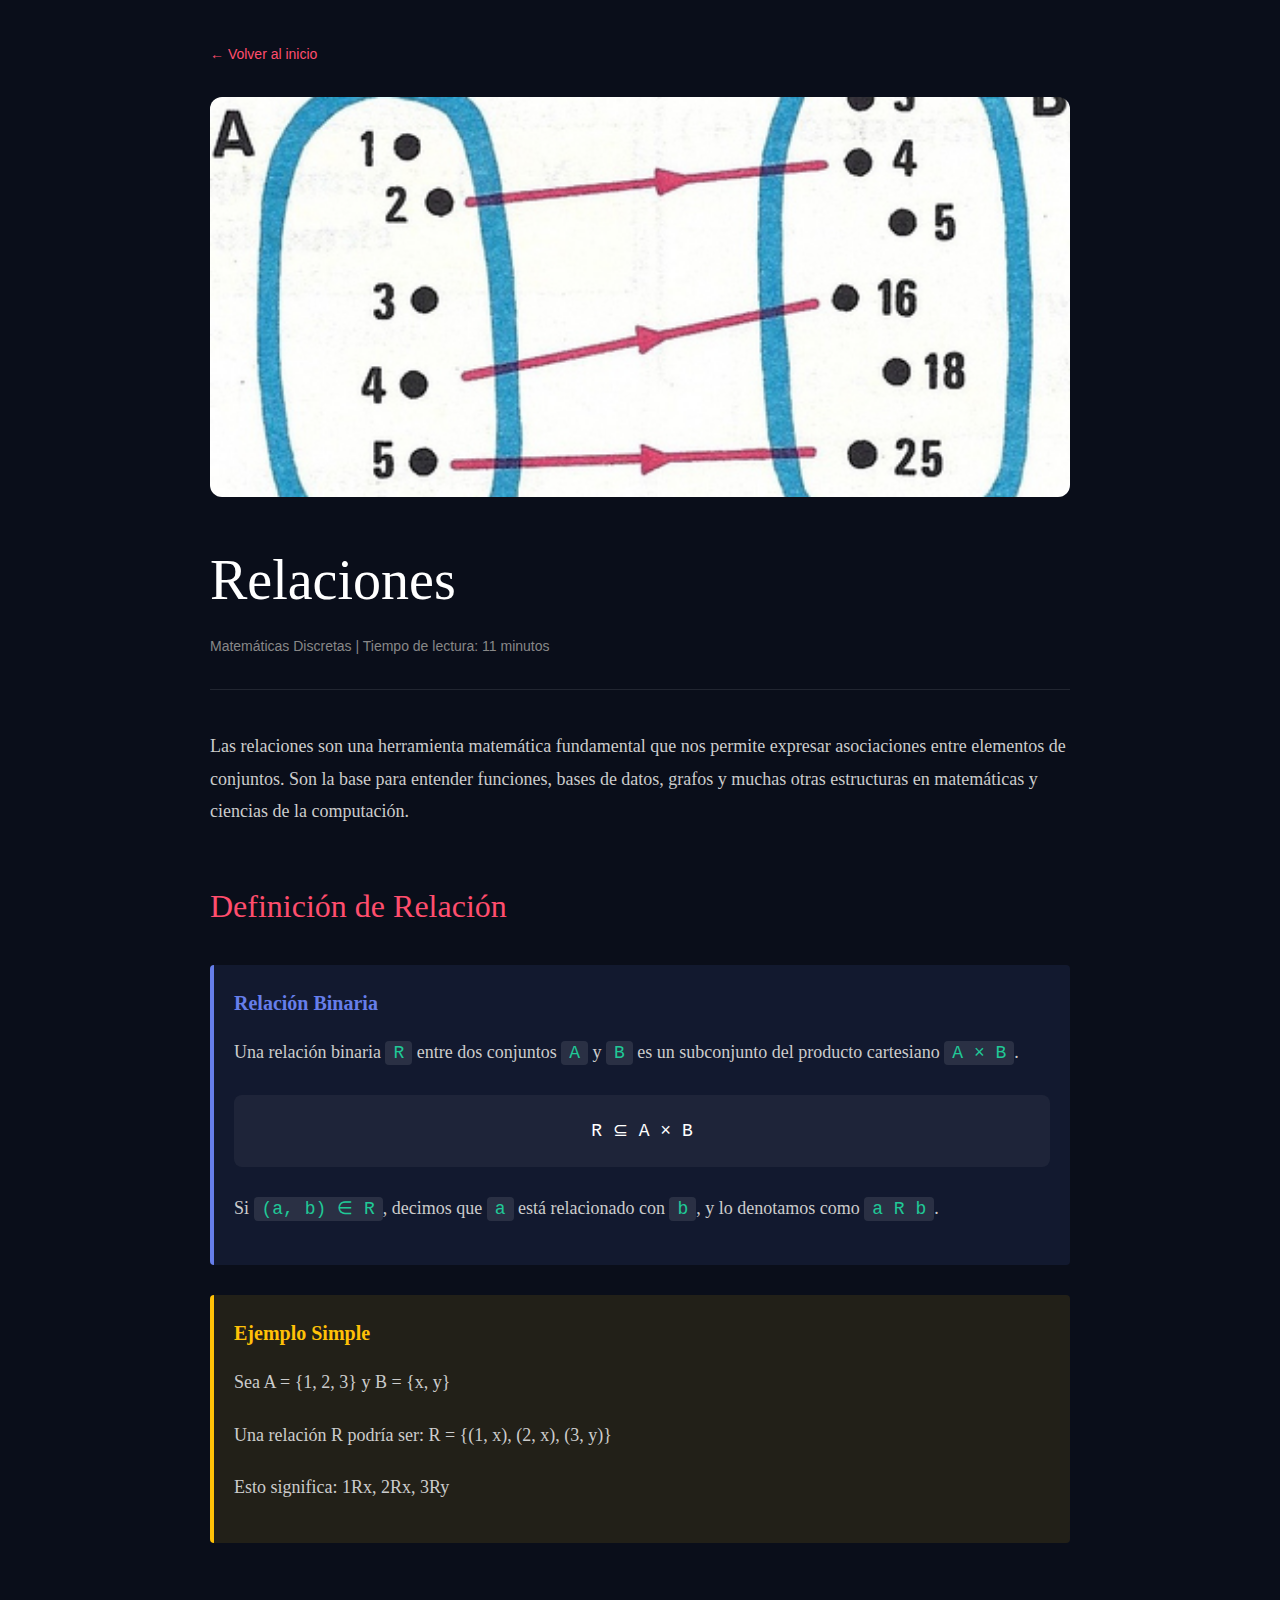
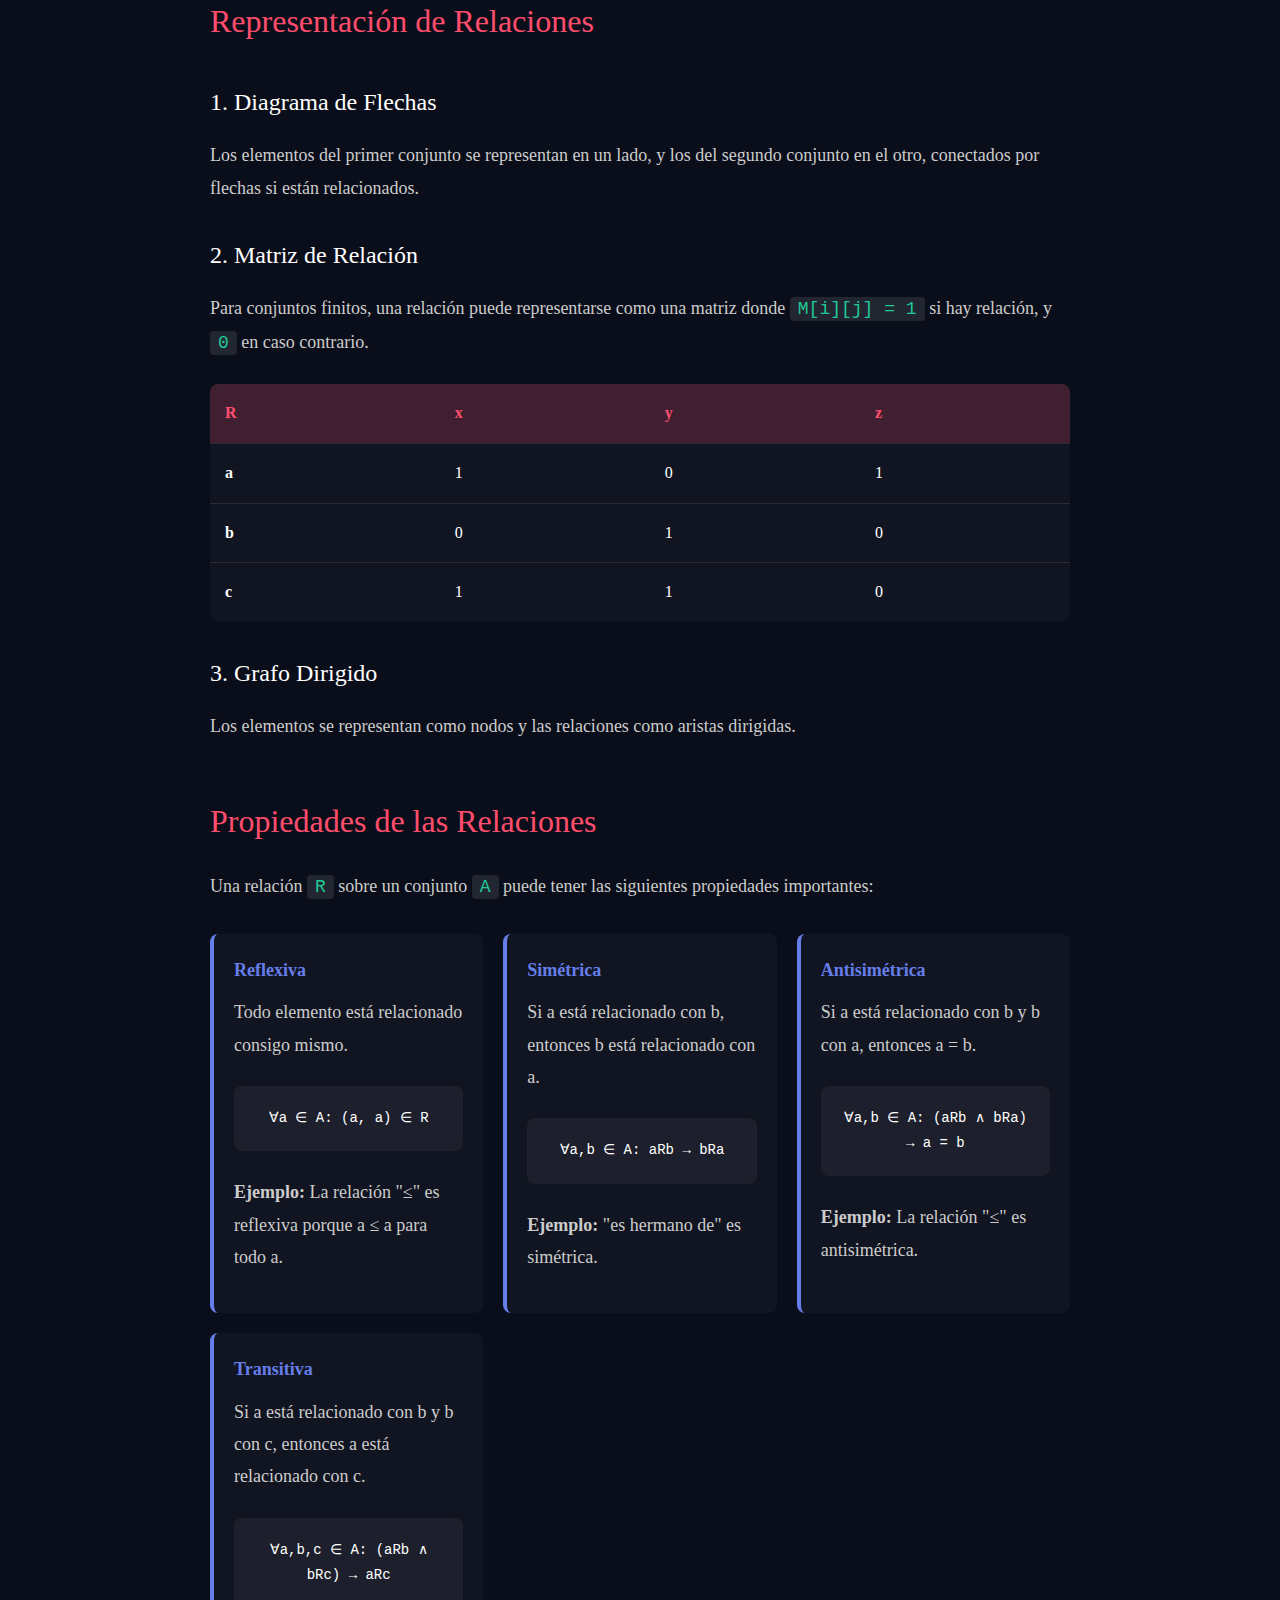
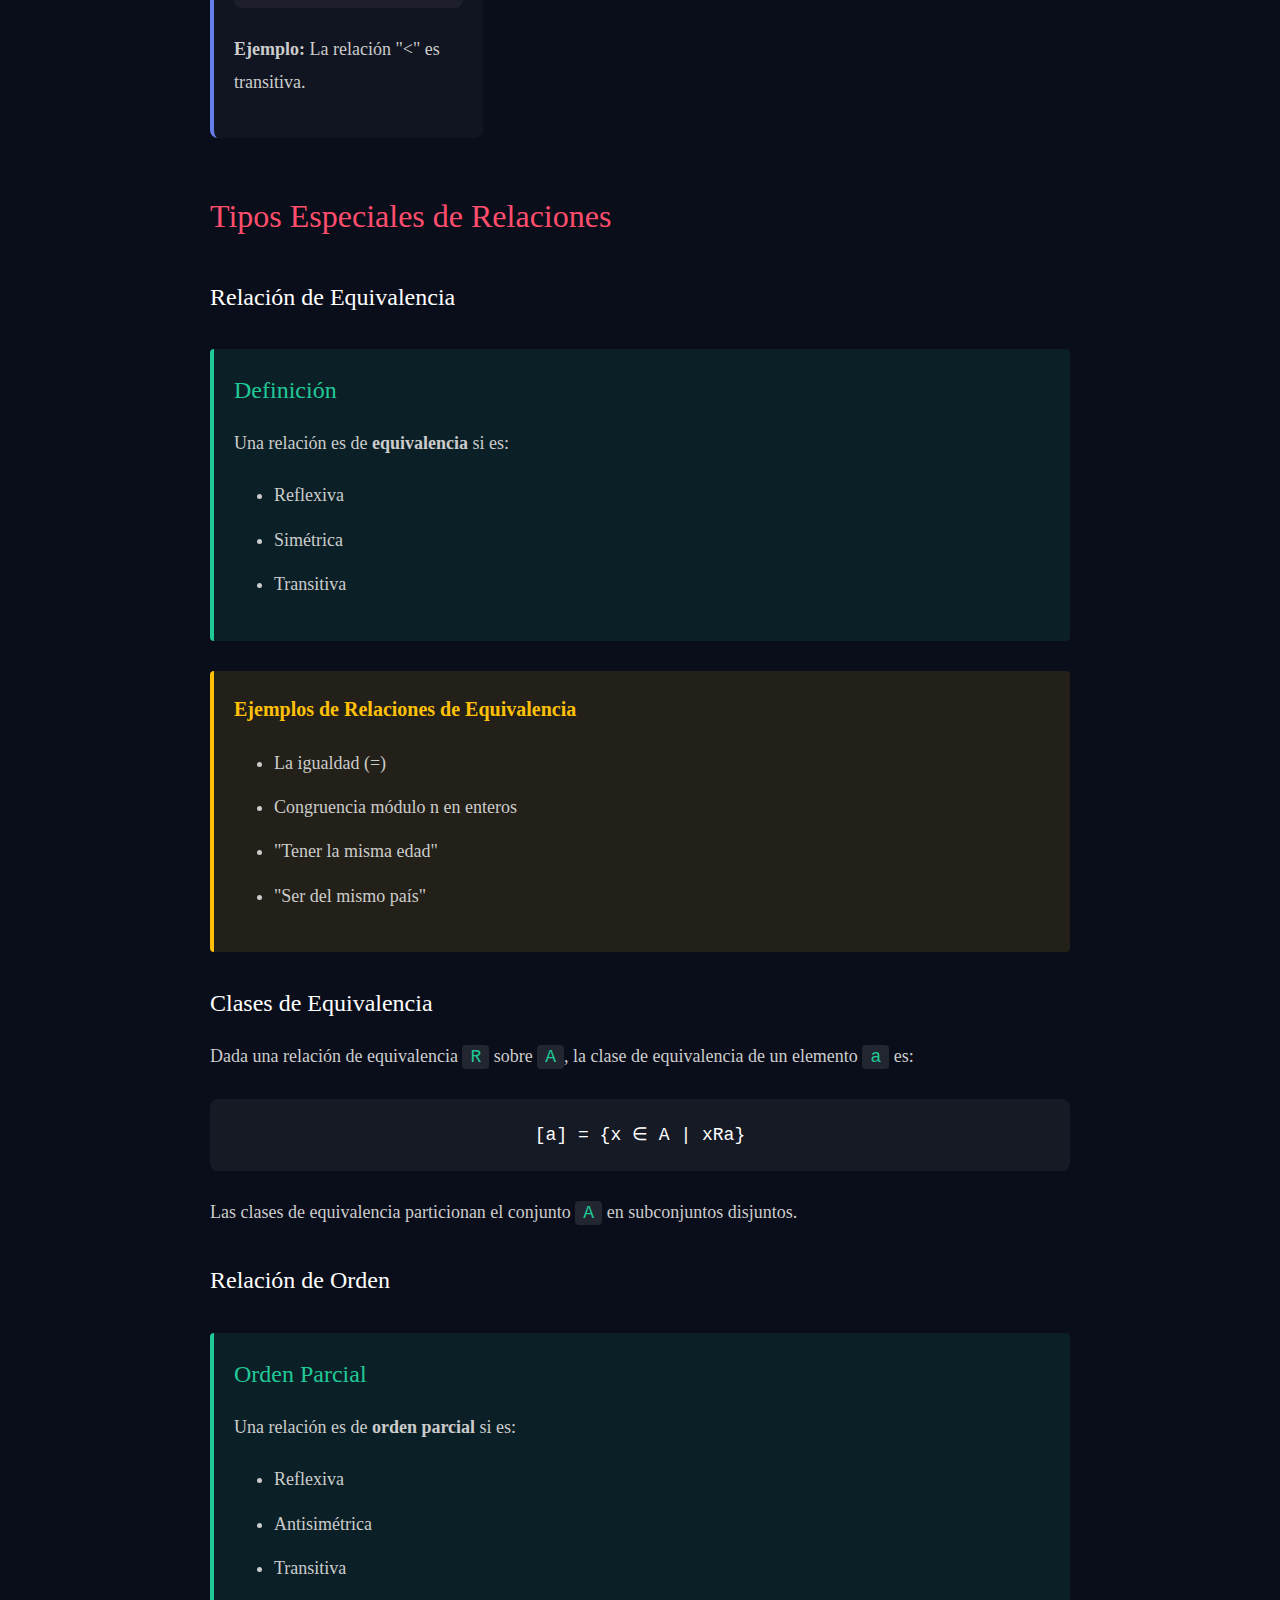
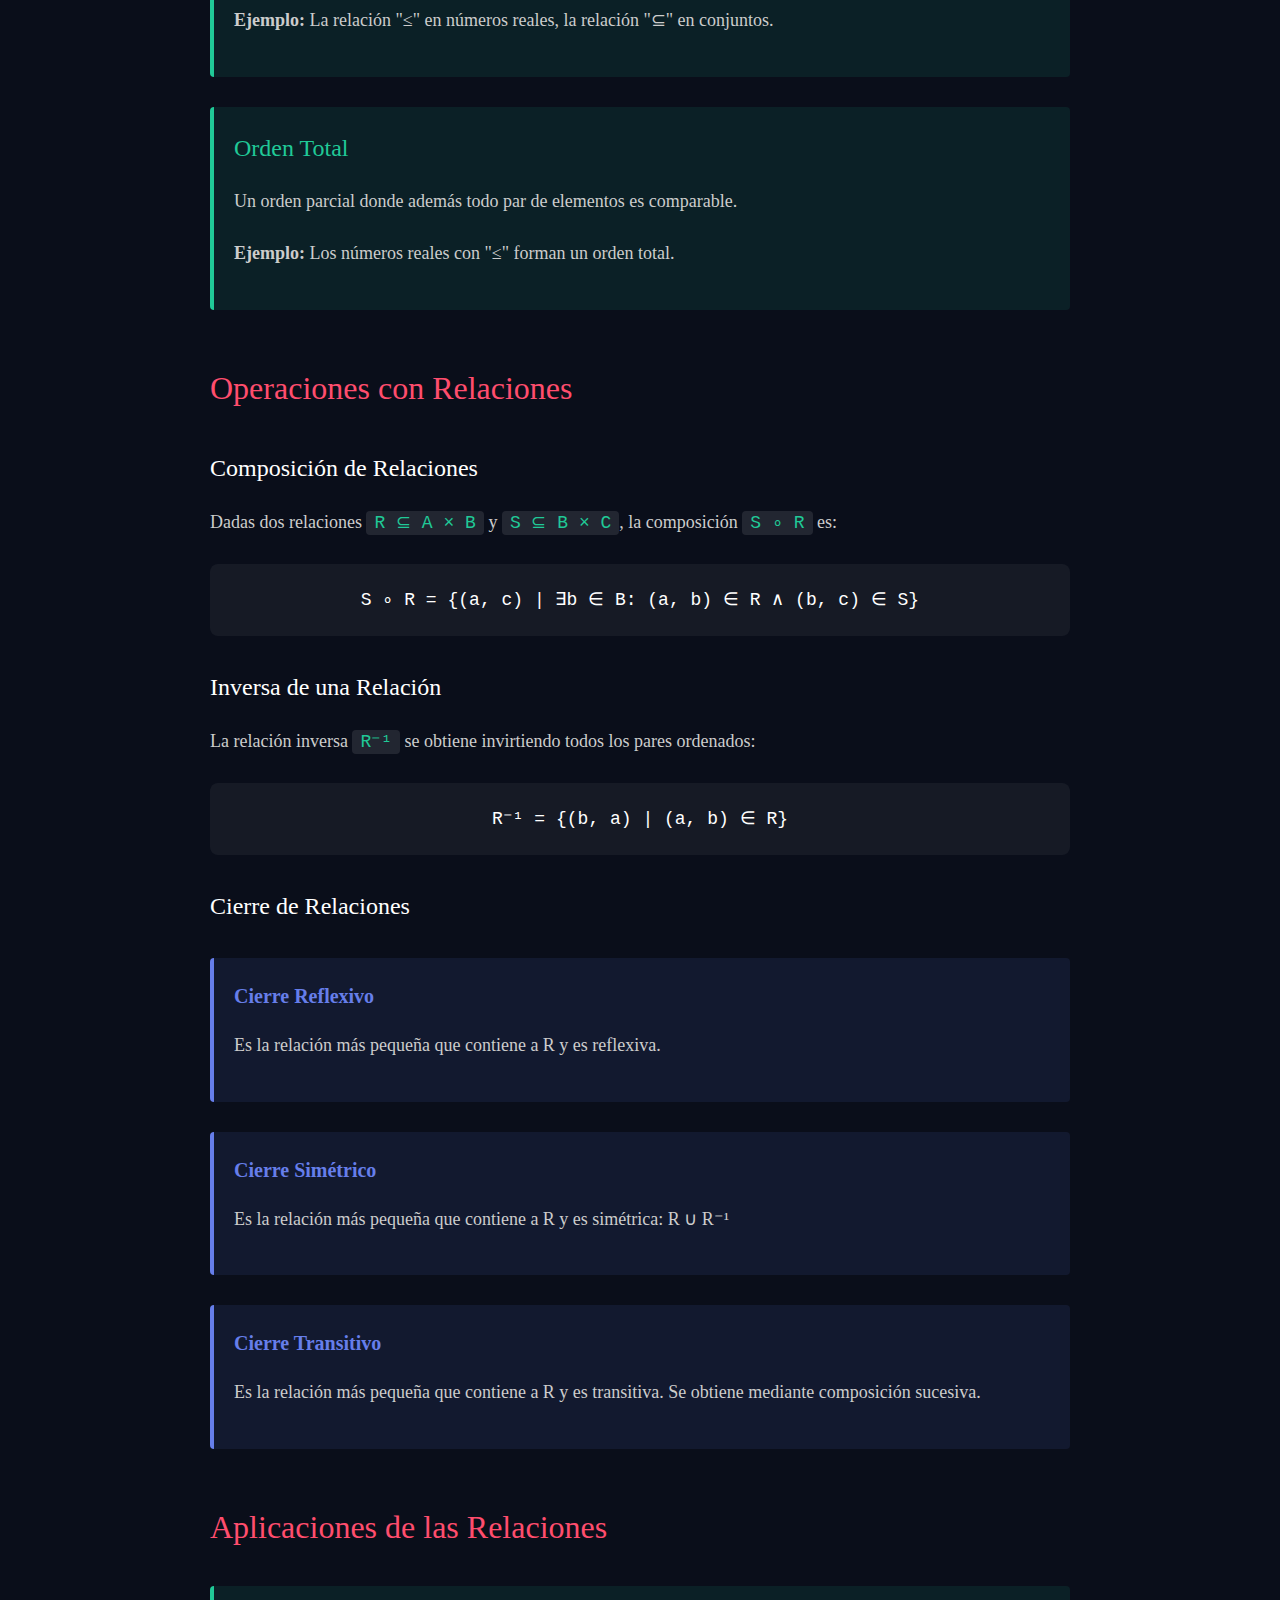
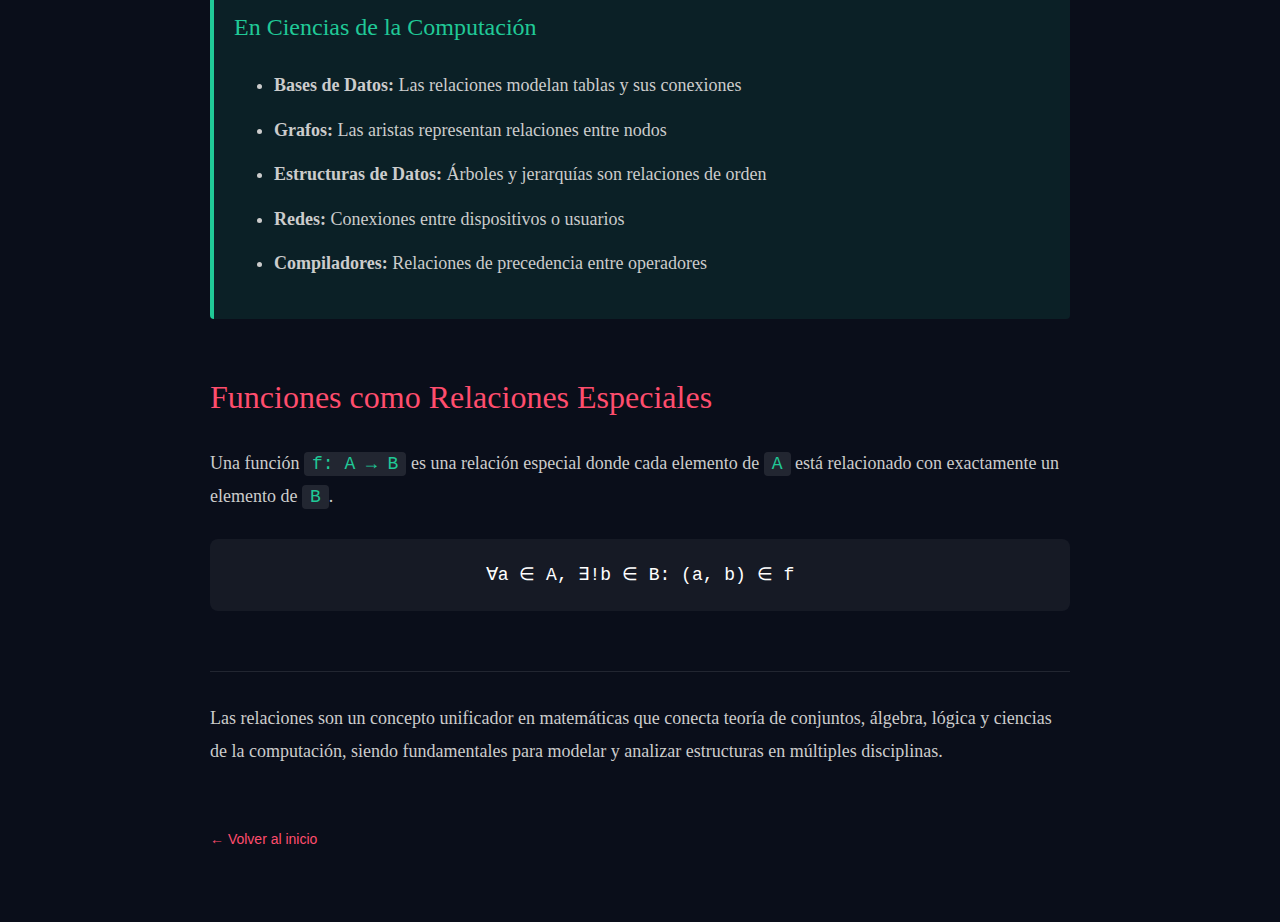
<file: relacion.html>
<!DOCTYPE html>
<html lang="es">
<head>
    <meta charset="UTF-8">
    <meta name="viewport" content="width=device-width, initial-scale=1.0">
    <title>Relaciones - Matemáticas Discretas</title>
    <link rel="stylesheet" href="Styles/relacion.css">
</head>
<body>
    <div class="container">
        <a href="index.html" class="back-link">← Volver al inicio</a>

        <img src="/Imagenes/tercera.jpg" alt="Aritmética Modular" class="header-image">
        <h1>Relaciones</h1>
        
        <div class="meta">
            Matemáticas Discretas | Tiempo de lectura: 11 minutos
        </div>

        <p>
            Las relaciones son una herramienta matemática fundamental que nos permite expresar asociaciones entre elementos de conjuntos. Son la base para entender funciones, bases de datos, grafos y muchas otras estructuras en matemáticas y ciencias de la computación.
        </p>

        <h2>Definición de Relación</h2>

        <div class="definition">
            <h4>Relación Binaria</h4>
            <p>
                Una relación binaria <code>R</code> entre dos conjuntos <code>A</code> y <code>B</code> es un subconjunto del producto cartesiano <code>A × B</code>.
            </p>
            <div class="formula">
                R ⊆ A × B
            </div>
            <p>
                Si <code>(a, b) ∈ R</code>, decimos que <code>a</code> está relacionado con <code>b</code>, y lo denotamos como <code>a R b</code>.
            </p>
        </div>

        <div class="example">
            <h4>Ejemplo Simple</h4>
            <p>Sea A = {1, 2, 3} y B = {x, y}</p>
            <p>Una relación R podría ser: R = {(1, x), (2, x), (3, y)}</p>
            <p>Esto significa: 1Rx, 2Rx, 3Ry</p>
        </div>

        <h2>Representación de Relaciones</h2>

        <h3>1. Diagrama de Flechas</h3>
        <p>
            Los elementos del primer conjunto se representan en un lado, y los del segundo conjunto en el otro, conectados por flechas si están relacionados.
        </p>

        <h3>2. Matriz de Relación</h3>
        <p>
            Para conjuntos finitos, una relación puede representarse como una matriz donde <code>M[i][j] = 1</code> si hay relación, y <code>0</code> en caso contrario.
        </p>

        <div class="table-container">
            <table>
                <thead>
                    <tr>
                        <th>R</th>
                        <th>x</th>
                        <th>y</th>
                        <th>z</th>
                    </tr>
                </thead>
                <tbody>
                    <tr>
                        <td><strong>a</strong></td>
                        <td>1</td>
                        <td>0</td>
                        <td>1</td>
                    </tr>
                    <tr>
                        <td><strong>b</strong></td>
                        <td>0</td>
                        <td>1</td>
                        <td>0</td>
                    </tr>
                    <tr>
                        <td><strong>c</strong></td>
                        <td>1</td>
                        <td>1</td>
                        <td>0</td>
                    </tr>
                </tbody>
            </table>
        </div>

        <h3>3. Grafo Dirigido</h3>
        <p>
            Los elementos se representan como nodos y las relaciones como aristas dirigidas.
        </p>

        <h2>Propiedades de las Relaciones</h2>

        <p>
            Una relación <code>R</code> sobre un conjunto <code>A</code> puede tener las siguientes propiedades importantes:
        </p>

        <div class="property-grid">
            <div class="property-card">
                <h4>Reflexiva</h4>
                <p>Todo elemento está relacionado consigo mismo.</p>
                <div class="formula" style="font-size: 14px;">
                    ∀a ∈ A: (a, a) ∈ R
                </div>
                <p><strong>Ejemplo:</strong> La relación "≤" es reflexiva porque a ≤ a para todo a.</p>
            </div>

            <div class="property-card">
                <h4>Simétrica</h4>
                <p>Si a está relacionado con b, entonces b está relacionado con a.</p>
                <div class="formula" style="font-size: 14px;">
                    ∀a,b ∈ A: aRb → bRa
                </div>
                <p><strong>Ejemplo:</strong> "es hermano de" es simétrica.</p>
            </div>

            <div class="property-card">
                <h4>Antisimétrica</h4>
                <p>Si a está relacionado con b y b con a, entonces a = b.</p>
                <div class="formula" style="font-size: 14px;">
                    ∀a,b ∈ A: (aRb ∧ bRa) → a = b
                </div>
                <p><strong>Ejemplo:</strong> La relación "≤" es antisimétrica.</p>
            </div>

            <div class="property-card">
                <h4>Transitiva</h4>
                <p>Si a está relacionado con b y b con c, entonces a está relacionado con c.</p>
                <div class="formula" style="font-size: 14px;">
                    ∀a,b,c ∈ A: (aRb ∧ bRc) → aRc
                </div>
                <p><strong>Ejemplo:</strong> La relación "<" es transitiva.</p>
            </div>
        </div>

        <h2>Tipos Especiales de Relaciones</h2>

        <h3>Relación de Equivalencia</h3>

        <div class="concept-box">
            <h3>Definición</h3>
            <p>Una relación es de <strong>equivalencia</strong> si es:</p>
            <ul>
                <li>Reflexiva</li>
                <li>Simétrica</li>
                <li>Transitiva</li>
            </ul>
        </div>

        <div class="example">
            <h4>Ejemplos de Relaciones de Equivalencia</h4>
            <ul>
                <li>La igualdad (=)</li>
                <li>Congruencia módulo n en enteros</li>
                <li>"Tener la misma edad"</li>
                <li>"Ser del mismo país"</li>
            </ul>
        </div>

        <h3>Clases de Equivalencia</h3>

        <p>
            Dada una relación de equivalencia <code>R</code> sobre <code>A</code>, la clase de equivalencia de un elemento <code>a</code> es:
        </p>

        <div class="formula">
            [a] = {x ∈ A | xRa}
        </div>

        <p>
            Las clases de equivalencia particionan el conjunto <code>A</code> en subconjuntos disjuntos.
        </p>

        <h3>Relación de Orden</h3>

        <div class="concept-box">
            <h3>Orden Parcial</h3>
            <p>Una relación es de <strong>orden parcial</strong> si es:</p>
            <ul>
                <li>Reflexiva</li>
                <li>Antisimétrica</li>
                <li>Transitiva</li>
            </ul>
            <p><strong>Ejemplo:</strong> La relación "≤" en números reales, la relación "⊆" en conjuntos.</p>
        </div>

        <div class="concept-box">
            <h3>Orden Total</h3>
            <p>Un orden parcial donde además todo par de elementos es comparable.</p>
            <p><strong>Ejemplo:</strong> Los números reales con "≤" forman un orden total.</p>
        </div>

        <h2>Operaciones con Relaciones</h2>

        <h3>Composición de Relaciones</h3>

        <p>
            Dadas dos relaciones <code>R ⊆ A × B</code> y <code>S ⊆ B × C</code>, la composición <code>S ∘ R</code> es:
        </p>

        <div class="formula">
            S ∘ R = {(a, c) | ∃b ∈ B: (a, b) ∈ R ∧ (b, c) ∈ S}
        </div>

        <h3>Inversa de una Relación</h3>

        <p>
            La relación inversa <code>R⁻¹</code> se obtiene invirtiendo todos los pares ordenados:
        </p>

        <div class="formula">
            R⁻¹ = {(b, a) | (a, b) ∈ R}
        </div>

        <h3>Cierre de Relaciones</h3>

        <div class="definition">
            <h4>Cierre Reflexivo</h4>
            <p>Es la relación más pequeña que contiene a R y es reflexiva.</p>
        </div>

        <div class="definition">
            <h4>Cierre Simétrico</h4>
            <p>Es la relación más pequeña que contiene a R y es simétrica: R ∪ R⁻¹</p>
        </div>

        <div class="definition">
            <h4>Cierre Transitivo</h4>
            <p>Es la relación más pequeña que contiene a R y es transitiva. Se obtiene mediante composición sucesiva.</p>
        </div>

        <h2>Aplicaciones de las Relaciones</h2>

        <div class="concept-box">
            <h3>En Ciencias de la Computación</h3>
            <ul>
                <li><strong>Bases de Datos:</strong> Las relaciones modelan tablas y sus conexiones</li>
                <li><strong>Grafos:</strong> Las aristas representan relaciones entre nodos</li>
                <li><strong>Estructuras de Datos:</strong> Árboles y jerarquías son relaciones de orden</li>
                <li><strong>Redes:</strong> Conexiones entre dispositivos o usuarios</li>
                <li><strong>Compiladores:</strong> Relaciones de precedencia entre operadores</li>
            </ul>
        </div>

        <h2>Funciones como Relaciones Especiales</h2>

        <p>
            Una función <code>f: A → B</code> es una relación especial donde cada elemento de <code>A</code> está relacionado con exactamente un elemento de <code>B</code>.
        </p>

        <div class="formula">
            ∀a ∈ A, ∃!b ∈ B: (a, b) ∈ f
        </div>

        <p style="margin-top: 60px; padding-top: 30px; border-top: 1px solid rgba(255,255,255,0.1);">
            Las relaciones son un concepto unificador en matemáticas que conecta teoría de conjuntos, álgebra, lógica y ciencias de la computación, siendo fundamentales para modelar y analizar estructuras en múltiples disciplinas.
        </p>

        <a href="index.html" class="back-link" style="margin-top: 40px;">← Volver al inicio</a>
    </div>
</body>
</html>
</file>
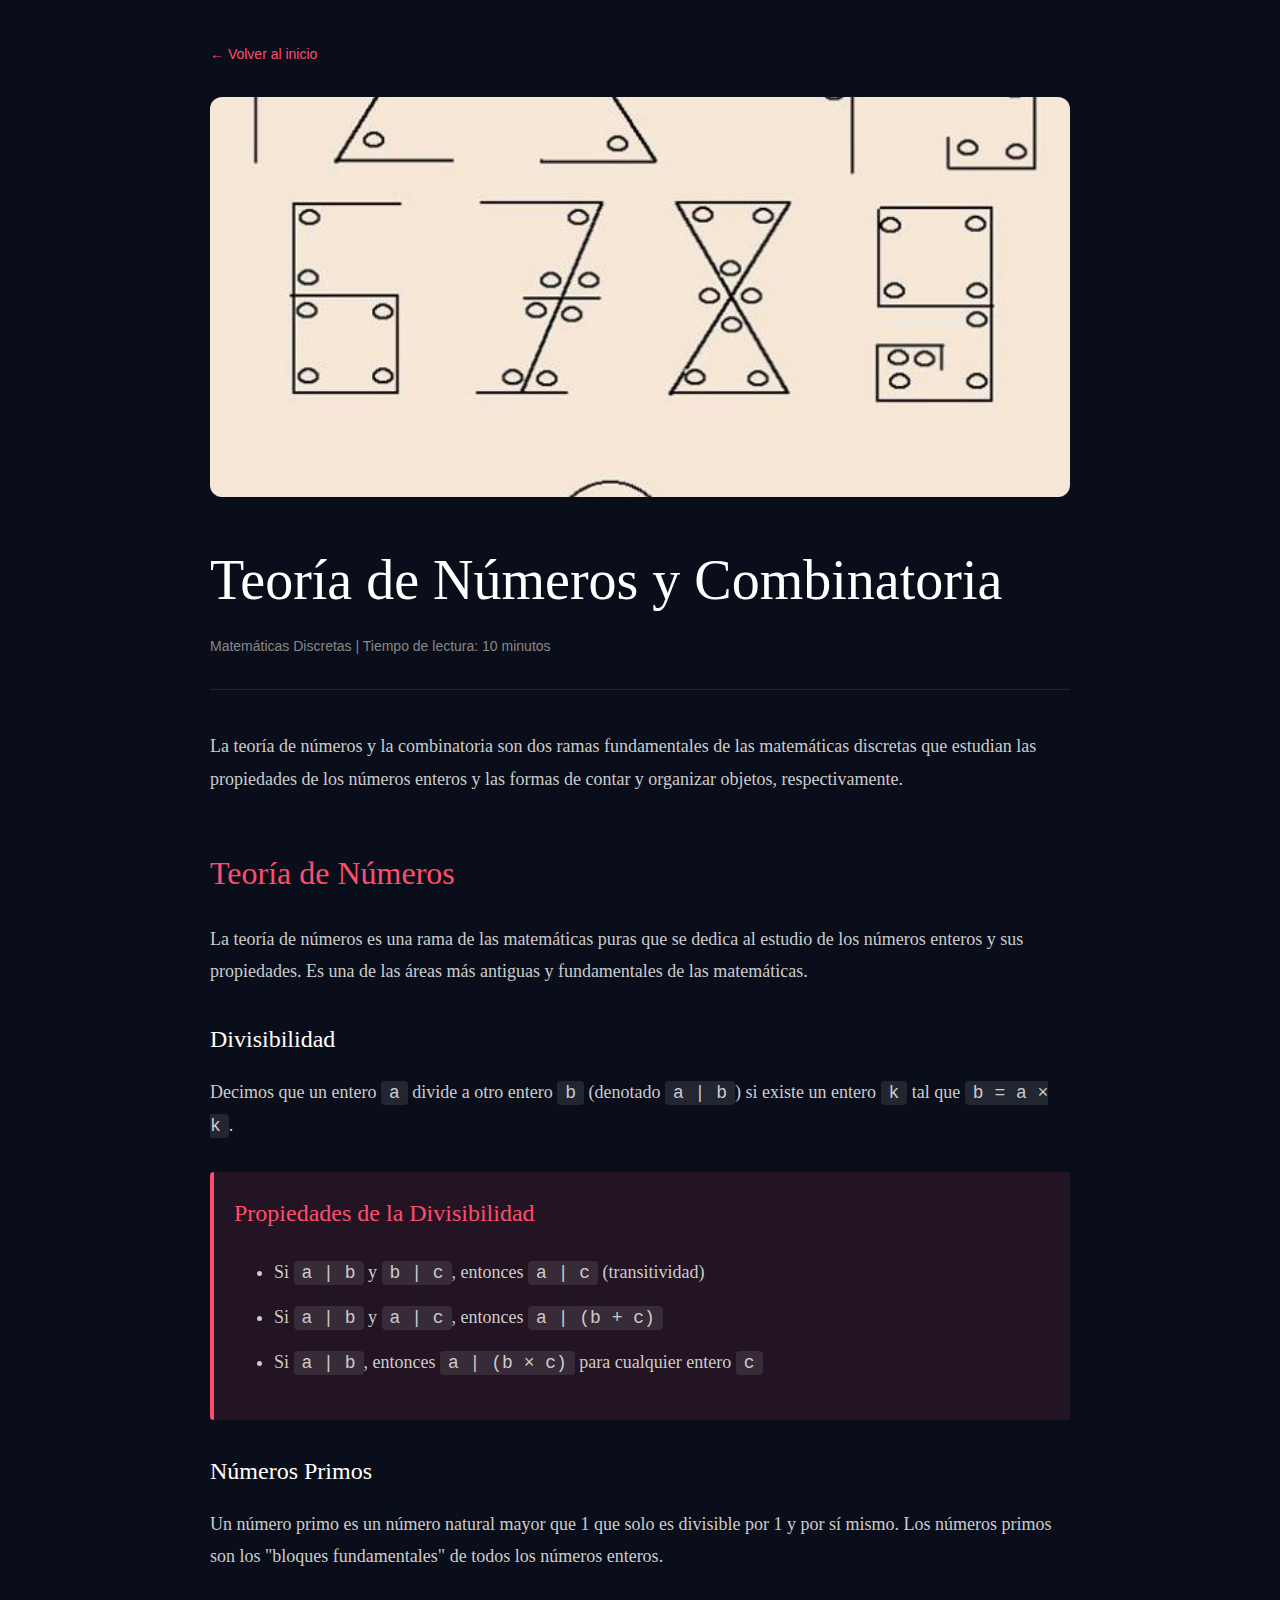
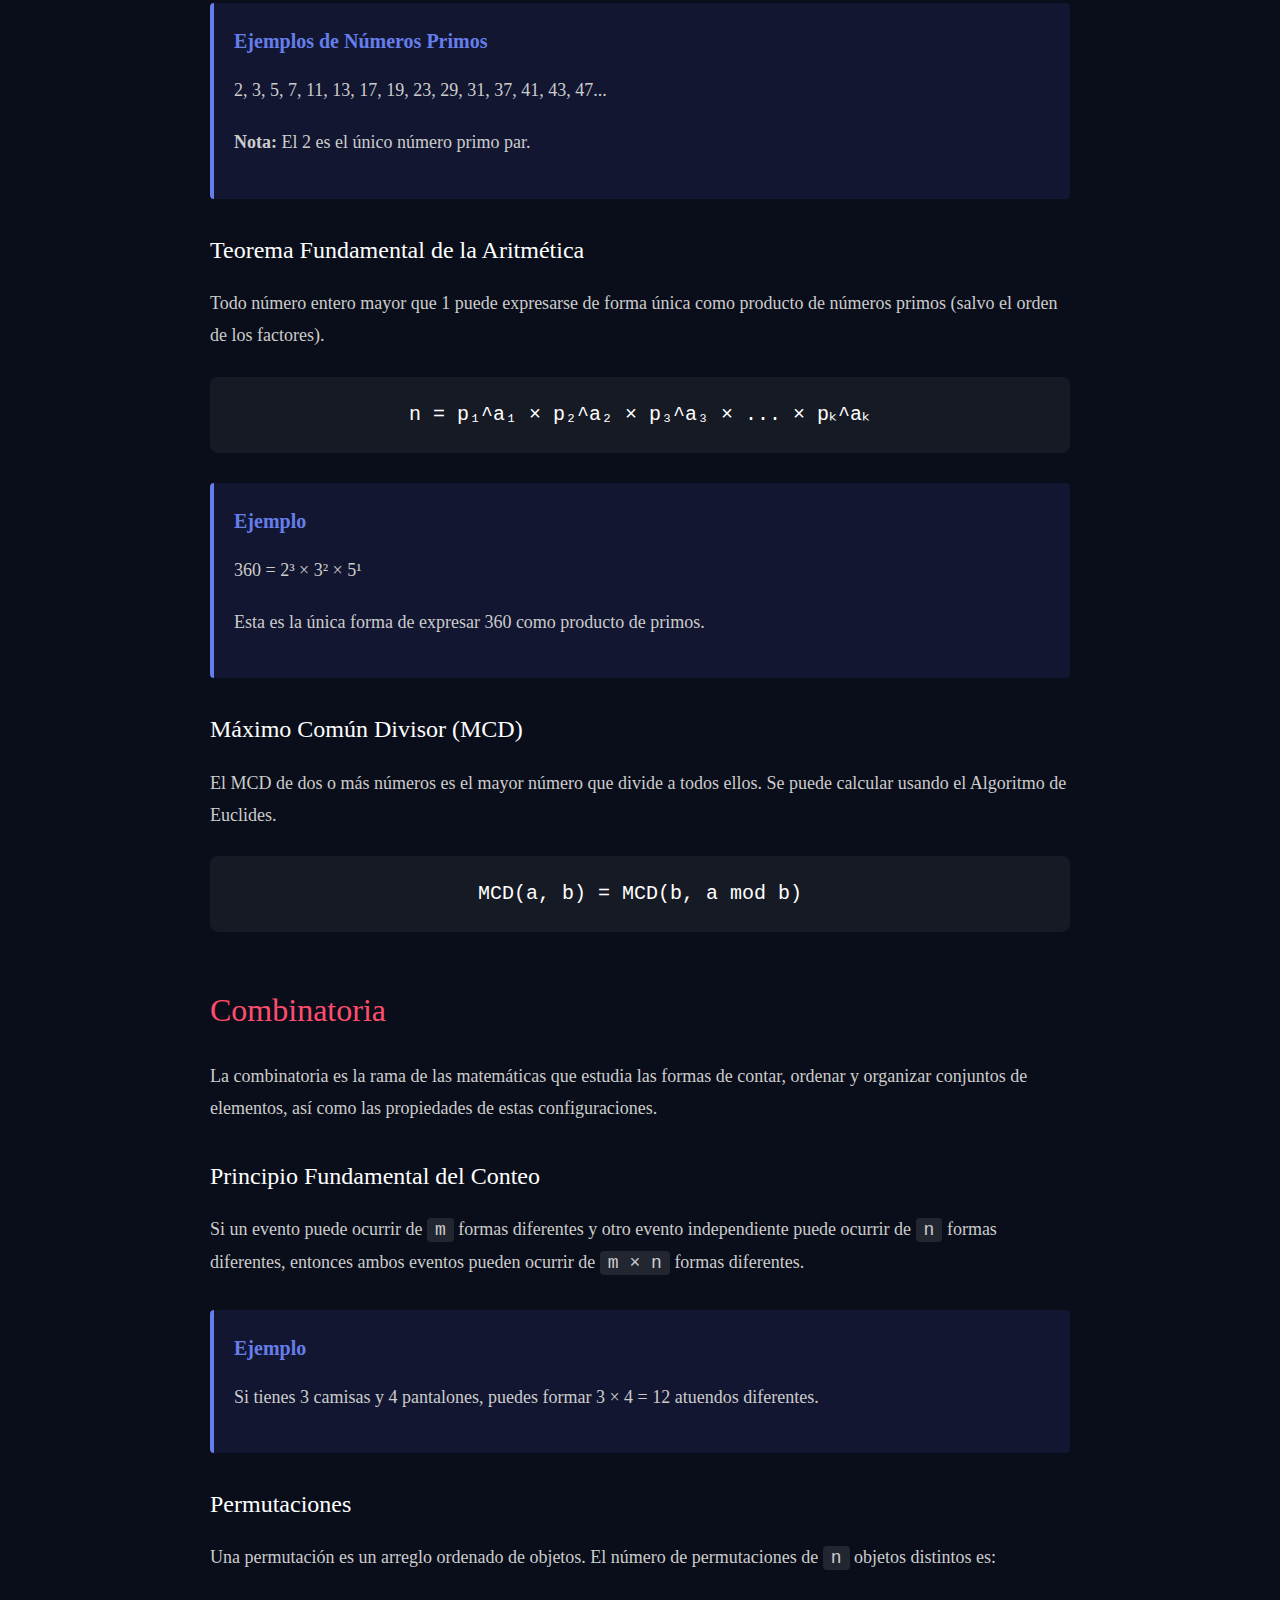
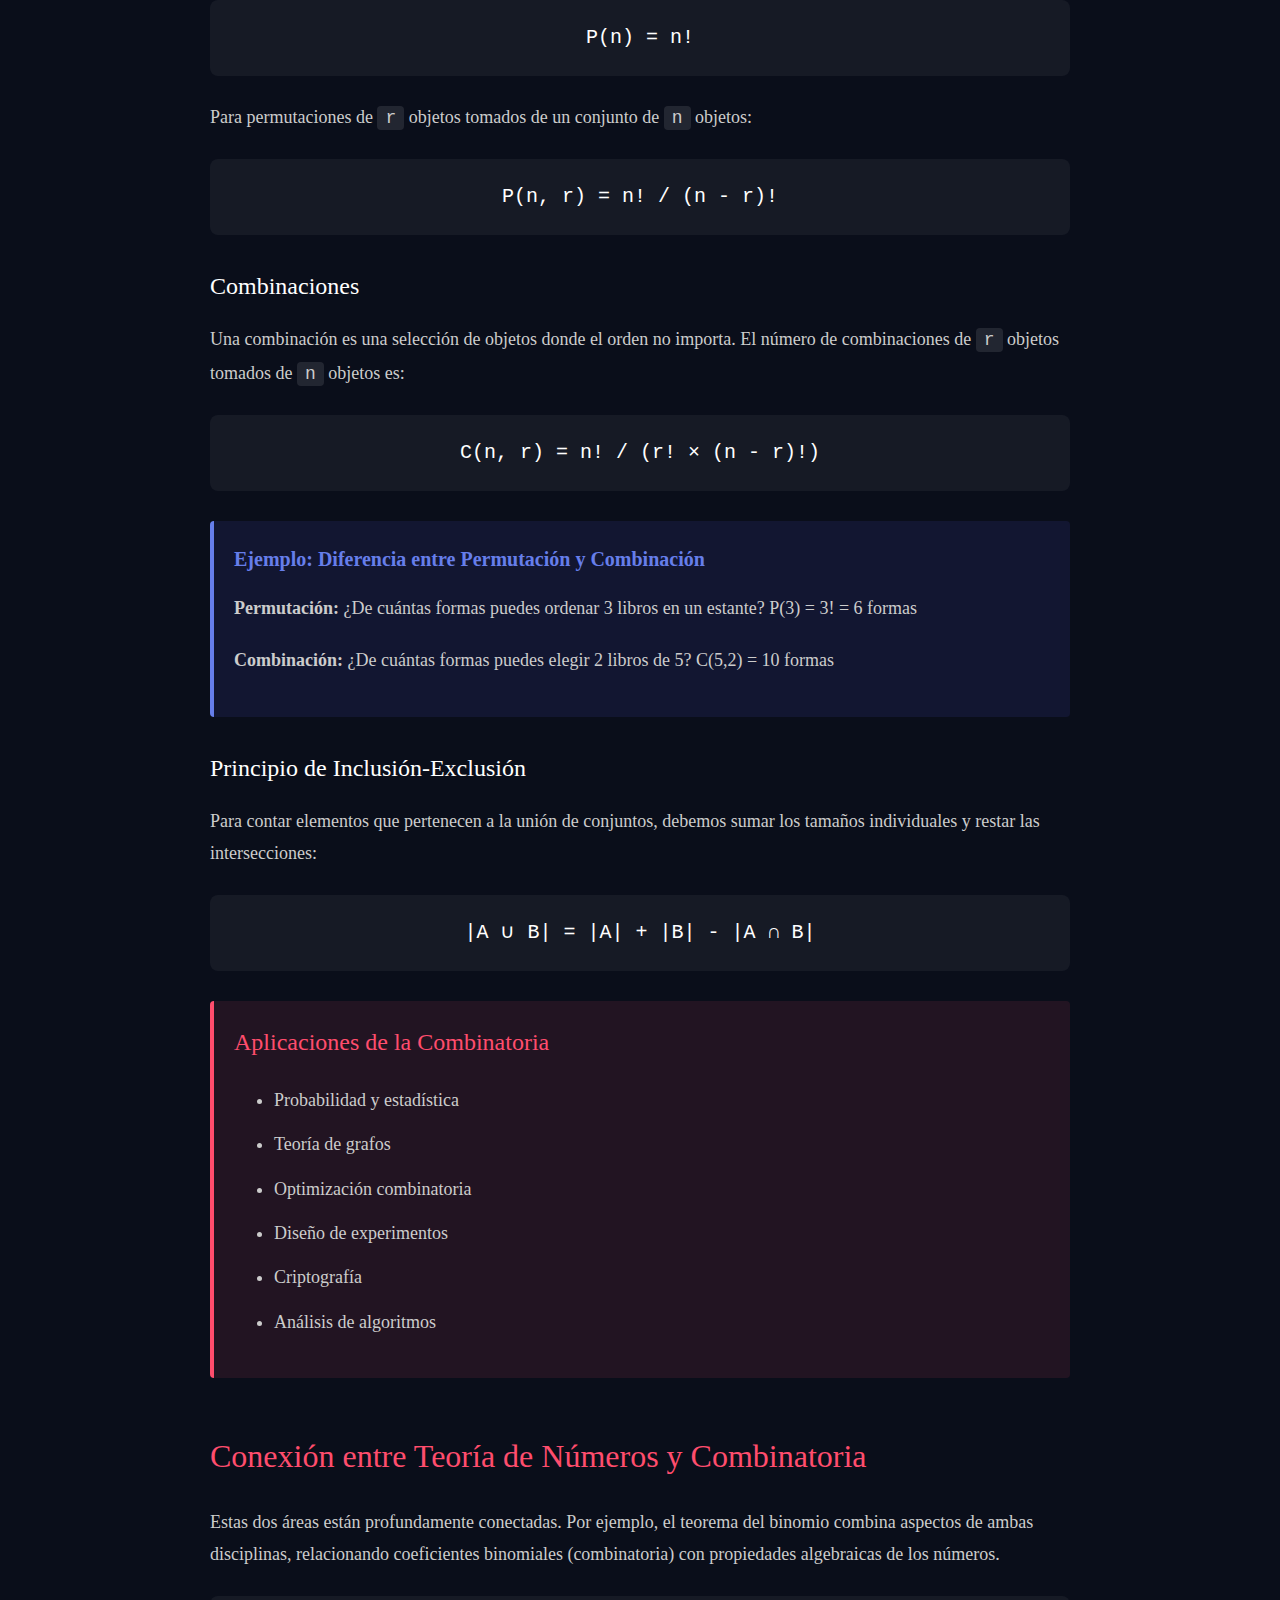
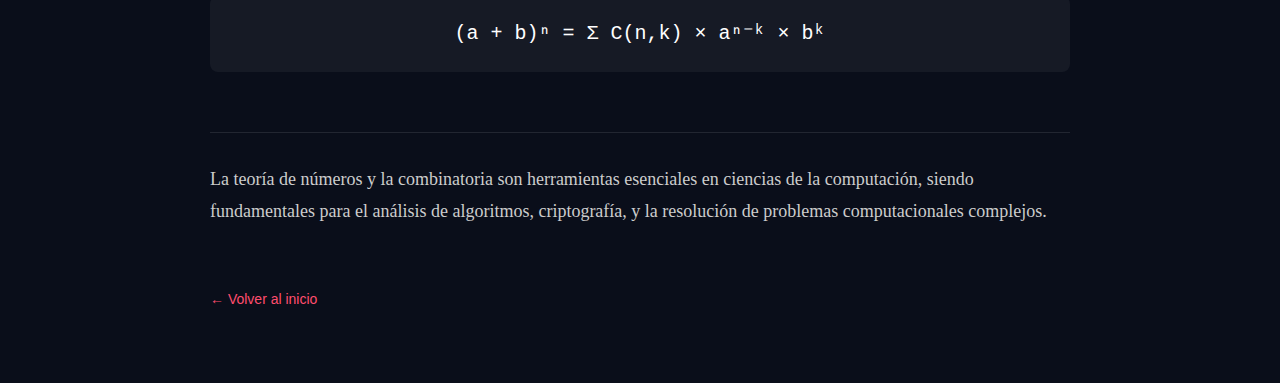
<file: teoriaNumeros.html>
<!DOCTYPE html>
<html lang="es">
<head>
    <meta charset="UTF-8">
    <meta name="viewport" content="width=device-width, initial-scale=1.0">
    <title>Teoría de Números y Combinatoria</title>
    <link rel="stylesheet" href="/Styles/teoria.css">
</head>
<body>
    <div class="container"> 
        <a href="index.html" class="back-link">← Volver al inicio</a>

        <img src="/Imagenes/primera.jpg" alt="Teoría de Números" class="header-image">

        <h1>Teoría de Números y Combinatoria</h1>
        
        <div class="meta">
            Matemáticas Discretas | Tiempo de lectura: 10 minutos
        </div>

        <p>
            La teoría de números y la combinatoria son dos ramas fundamentales de las matemáticas discretas que estudian las propiedades de los números enteros y las formas de contar y organizar objetos, respectivamente.
        </p>

        <h2>Teoría de Números</h2>

        <p>
            La teoría de números es una rama de las matemáticas puras que se dedica al estudio de los números enteros y sus propiedades. Es una de las áreas más antiguas y fundamentales de las matemáticas.
        </p>

        <h3>Divisibilidad</h3>

        <p>
            Decimos que un entero <code>a</code> divide a otro entero <code>b</code> (denotado <code>a | b</code>) si existe un entero <code>k</code> tal que <code>b = a × k</code>.
        </p>

        <div class="concept-box">
            <h3>Propiedades de la Divisibilidad</h3>
            <ul>
                <li>Si <code>a | b</code> y <code>b | c</code>, entonces <code>a | c</code> (transitividad)</li>
                <li>Si <code>a | b</code> y <code>a | c</code>, entonces <code>a | (b + c)</code></li>
                <li>Si <code>a | b</code>, entonces <code>a | (b × c)</code> para cualquier entero <code>c</code></li>
            </ul>
        </div>

        <h3>Números Primos</h3>

        <p>
            Un número primo es un número natural mayor que 1 que solo es divisible por 1 y por sí mismo. Los números primos son los "bloques fundamentales" de todos los números enteros.
        </p>

        <div class="example">
            <h4>Ejemplos de Números Primos</h4>
            <p>2, 3, 5, 7, 11, 13, 17, 19, 23, 29, 31, 37, 41, 43, 47...</p>
            <p><strong>Nota:</strong> El 2 es el único número primo par.</p>
        </div>

        <h3>Teorema Fundamental de la Aritmética</h3>

        <p>
            Todo número entero mayor que 1 puede expresarse de forma única como producto de números primos (salvo el orden de los factores).
        </p>

        <div class="formula">
            n = p₁^a₁ × p₂^a₂ × p₃^a₃ × ... × pₖ^aₖ
        </div>

        <div class="example">
            <h4>Ejemplo</h4>
            <p>360 = 2³ × 3² × 5¹</p>
            <p>Esta es la única forma de expresar 360 como producto de primos.</p>
        </div>

        <h3>Máximo Común Divisor (MCD)</h3>

        <p>
            El MCD de dos o más números es el mayor número que divide a todos ellos. Se puede calcular usando el Algoritmo de Euclides.
        </p>

        <div class="formula">
            MCD(a, b) = MCD(b, a mod b)
        </div>

        <h2>Combinatoria</h2>

        <p>
            La combinatoria es la rama de las matemáticas que estudia las formas de contar, ordenar y organizar conjuntos de elementos, así como las propiedades de estas configuraciones.
        </p>

        <h3>Principio Fundamental del Conteo</h3>

        <p>
            Si un evento puede ocurrir de <code>m</code> formas diferentes y otro evento independiente puede ocurrir de <code>n</code> formas diferentes, entonces ambos eventos pueden ocurrir de <code>m × n</code> formas diferentes.
        </p>

        <div class="example">
            <h4>Ejemplo</h4>
            <p>Si tienes 3 camisas y 4 pantalones, puedes formar 3 × 4 = 12 atuendos diferentes.</p>
        </div>

        <h3>Permutaciones</h3>

        <p>
            Una permutación es un arreglo ordenado de objetos. El número de permutaciones de <code>n</code> objetos distintos es:
        </p>

        <div class="formula">
            P(n) = n!
        </div>

        <p>
            Para permutaciones de <code>r</code> objetos tomados de un conjunto de <code>n</code> objetos:
        </p>

        <div class="formula">
            P(n, r) = n! / (n - r)!
        </div>

        <h3>Combinaciones</h3>

        <p>
            Una combinación es una selección de objetos donde el orden no importa. El número de combinaciones de <code>r</code> objetos tomados de <code>n</code> objetos es:
        </p>

        <div class="formula">
            C(n, r) = n! / (r! × (n - r)!)
        </div>

        <div class="example">
            <h4>Ejemplo: Diferencia entre Permutación y Combinación</h4>
            <p><strong>Permutación:</strong> ¿De cuántas formas puedes ordenar 3 libros en un estante? P(3) = 3! = 6 formas</p>
            <p><strong>Combinación:</strong> ¿De cuántas formas puedes elegir 2 libros de 5? C(5,2) = 10 formas</p>
        </div>

        <h3>Principio de Inclusión-Exclusión</h3>

        <p>
            Para contar elementos que pertenecen a la unión de conjuntos, debemos sumar los tamaños individuales y restar las intersecciones:
        </p>

        <div class="formula">
            |A ∪ B| = |A| + |B| - |A ∩ B|
        </div>

        <div class="concept-box">
            <h3>Aplicaciones de la Combinatoria</h3>
            <ul>
                <li>Probabilidad y estadística</li>
                <li>Teoría de grafos</li>
                <li>Optimización combinatoria</li>
                <li>Diseño de experimentos</li>
                <li>Criptografía</li>
                <li>Análisis de algoritmos</li>
            </ul>
        </div>

        <h2>Conexión entre Teoría de Números y Combinatoria</h2>

        <p>
            Estas dos áreas están profundamente conectadas. Por ejemplo, el teorema del binomio combina aspectos de ambas disciplinas, relacionando coeficientes binomiales (combinatoria) con propiedades algebraicas de los números.
        </p>

        <div class="formula">
            (a + b)ⁿ = Σ C(n,k) × aⁿ⁻ᵏ × bᵏ
        </div>

        <p style="margin-top: 60px; padding-top: 30px; border-top: 1px solid rgba(255,255,255,0.1);">
            La teoría de números y la combinatoria son herramientas esenciales en ciencias de la computación, siendo fundamentales para el análisis de algoritmos, criptografía, y la resolución de problemas computacionales complejos.
        </p>

        <a href="index.html" class="back-link" style="margin-top: 40px;">← Volver al inicio</a>
    </div>
</body>
</html>
</file>
<file: style.css>
* {
            margin: 0;
            padding: 0;
            box-sizing: border-box;
        }

        body {
            font-family: 'Georgia', serif;
            background-color: #0a0e1a;
            color: #ffffff;
            line-height: 1.6;
        }

        .container {
            max-width: 1200px;
            margin: 0 auto;
            padding: 0 20px;
        }

        /* Header */
        header {
            padding: 40px 0;
            border-bottom: 1px solid rgba(255, 255, 255, 0.1);
            position: relative;
        }

        .team-header {
            text-align: center;
        }

        .home-link {
            position: absolute;
            top: 40px;
            right: 0;
            color: #ff4d6d;
            text-decoration: none;
            font-family: 'Arial', sans-serif;
            font-size: 14px;
            text-transform: uppercase;
            letter-spacing: 2px;
            transition: opacity 0.3s;
            padding: 10px 20px;
        }

        .home-link:hover {
            opacity: 0.7;
        }

        .team-title {
            font-size: 28px;
            font-weight: 400;
            color: #ff4d6d;
            margin-bottom: 40px;
            font-family: 'Georgia', serif;
        }

        .team-grid {
            display: flex;
            justify-content: space-between;
            gap: 40px;
            max-width: 1000px;
            margin: 0 auto;
        }

        .team-member {
            text-align: center;
            flex: 1;
        }

        .team-member img {
            width: 150px;
            height: 150px;
            border-radius: 50%;
            object-fit: cover;
            border: 3px solid rgba(255, 77, 109, 0.3);
            box-shadow: 0 10px 30px rgba(255, 77, 109, 0.2);
            transition: transform 0.3s, box-shadow 0.3s;
        }

        .team-member:hover img {
            transform: translateY(-5px);
            box-shadow: 0 15px 40px rgba(255, 77, 109, 0.4);
        }

        .member-name {
            margin-top: 15px;
            color: #fff;
            font-family: 'Arial', sans-serif;
            font-size: 14px;
            font-weight: bold;
        }

        /* Hero Section */
        .hero {
            padding: 80px 0 100px;
            text-align: center;
            max-width: 800px;
            margin: 0 auto;
        }

        h1 {
            font-size: 80px;
            margin-bottom: 30px;
            font-weight: 400;
            line-height: 1.1;
        }

        .description {
            font-size: 20px;
            color: #ccc;
            font-family: 'Arial', sans-serif;
        }

        /* Featured Posts */
        .featured {
            padding: 60px 0;
        }

        h2 {
            font-size: 42px;
            margin-bottom: 40px;
            font-weight: 400;
        }

        .posts-grid {
            display: grid;
            grid-template-columns: repeat(2, 1fr);
            grid-template-rows: repeat(2, 1fr);
            gap: 20px;
            margin-bottom: 30px;
        }

        .post-card {
            position: relative;
            border-radius: 12px;
            overflow: hidden;
            cursor: pointer;
            transition: transform 0.3s;
            aspect-ratio: 1;
            text-decoration: none;
            display: block;
        }

        .post-card:hover {
            transform: translateY(-5px);
        }

        .post-card img {
            width: 100%;
            height: 100%;
            object-fit: cover;
        }

        .post-overlay {
            position: absolute;
            top: 0;
            left: 0;
            right: 0;
            bottom: 0;
            background: linear-gradient(to bottom, rgba(0,0,0,0.3), rgba(0,0,0,0.7));
            padding: 25px;
            display: flex;
            flex-direction: column;
            justify-content: space-between;
        }

        .post-title {
            font-size: 28px;
            font-weight: 400;
            color: #fff;
        }

        .see-all {
            text-align: right;
            margin-top: 20px;
        }

        .see-all a {
            color: #ff4d6d;
            text-decoration: none;
            font-size: 16px;
            font-family: 'Arial', sans-serif;
            transition: opacity 0.3s;
        }

        .see-all a:hover {
            opacity: 0.8;
        }

        /* Colores específicos para las tarjetas */
        .post-card:nth-child(1) .post-overlay {
            background: linear-gradient(to bottom, rgba(60, 80, 40, 0.5), rgba(30, 50, 20, 0.9));
        }

        .post-card:nth-child(2) .post-overlay {
            background: linear-gradient(to bottom, rgba(80, 20, 80, 0.5), rgba(50, 10, 50, 0.9));
        }

        .post-card:nth-child(3) .post-overlay {
            background: linear-gradient(to bottom, rgba(20, 60, 60, 0.5), rgba(10, 40, 40, 0.9));
        }

        .post-card:nth-child(4) .post-overlay {
            background: linear-gradient(to bottom, rgba(10, 10, 30, 0.5), rgba(5, 5, 20, 0.9));
        }

        @media (max-width: 768px) {
            h1 {
                font-size: 48px;
            }

            .team-grid {
                grid-template-columns: repeat(2, 1fr);
                gap: 20px;
            }

            .team-member img {
                width: 100px;
                height: 100px;
            }

            .member-name {
                font-size: 12px;
            }

            .posts-grid {
                grid-template-columns: 1fr;
            }

            .footer-content {
                flex-direction: column;
            }
        }
/* Quita el estilo por defecto de los links en las tarjetas */
.posts-grid a.post-card {
    text-decoration: none;
    color: inherit;
    display: block; /* Importante para que ocupe todo el espacio */
}

/* Opcional: un efecto visual cuando pasas el mouse */
.post-card:hover {
    transform: translateY(-5px);
    transition: transform 0.3s ease;
}
</file>
<file: Styles/modular.css>
* {
            margin: 0;
            padding: 0;
            box-sizing: border-box;
        }

        body {
            font-family: 'Georgia', serif;
            background-color: #0a0e1a;
            color: #ffffff;
            line-height: 1.8;
        }

        .container {
            max-width: 900px;
            margin: 0 auto;
            padding: 40px 20px;
        }

        .back-link {
            display: inline-block;
            color: #ff4d6d;
            text-decoration: none;
            margin-bottom: 30px;
            font-family: 'Arial', sans-serif;
            font-size: 14px;
            transition: opacity 0.3s;
        }

        .back-link:hover {
            opacity: 0.7;
        }

        .header-image {
            width: 100%;
            height: 400px;
            object-fit: cover;
            border-radius: 12px;
            margin-bottom: 40px;
        }

        h1 {
            font-size: 56px;
            margin-bottom: 20px;
            font-weight: 400;
            line-height: 1.2;
        }

        .meta {
            color: #888;
            font-family: 'Arial', sans-serif;
            font-size: 14px;
            margin-bottom: 40px;
            padding-bottom: 30px;
            border-bottom: 1px solid rgba(255, 255, 255, 0.1);
        }

        h2 {
            font-size: 32px;
            margin: 50px 0 20px;
            font-weight: 400;
            color: #ff4d6d;
        }

        h3 {
            font-size: 24px;
            margin: 30px 0 15px;
            font-weight: 400;
            color: #ffffff;
        }

        p {
            margin-bottom: 20px;
            font-size: 18px;
            color: #ccc;
        }

        .concept-box {
            background: rgba(255, 152, 0, 0.1);
            border-left: 4px solid #ff9800;
            padding: 20px;
            margin: 30px 0;
            border-radius: 4px;
        }

        .concept-box h3 {
            margin-top: 0;
            color: #ff9800;
        }

        .definition {
            background: rgba(102, 126, 234, 0.1);
            border-left: 4px solid #667eea;
            padding: 20px;
            margin: 30px 0;
            border-radius: 4px;
        }

        .definition h4 {
            color: #667eea;
            margin-bottom: 15px;
            font-size: 20px;
        }

        ul, ol {
            margin: 20px 0;
            padding-left: 40px;
            color: #ccc;
        }

        li {
            margin-bottom: 12px;
            font-size: 18px;
        }

        .formula {
            background: rgba(255, 255, 255, 0.05);
            padding: 20px;
            border-radius: 8px;
            margin: 25px 0;
            text-align: center;
            font-family: 'Courier New', monospace;
            font-size: 20px;
            color: #fff;
        }

        .example {
            background: rgba(76, 175, 80, 0.1);
            border-left: 4px solid #4caf50;
            padding: 20px;
            margin: 30px 0;
            border-radius: 4px;
        }

        .example h4 {
            color: #4caf50;
            margin-bottom: 15px;
            font-size: 20px;
        }

        .table-container {
            overflow-x: auto;
            margin: 25px 0;
        }

        table {
            width: 100%;
            border-collapse: collapse;
            background: rgba(255, 255, 255, 0.03);
            border-radius: 8px;
            overflow: hidden;
        }

        th, td {
            padding: 12px 15px;
            text-align: center;
            border-bottom: 1px solid rgba(255, 255, 255, 0.1);
        }

        th {
            background: rgba(255, 152, 0, 0.2);
            color: #ff9800;
            font-weight: bold;
        }

        tr:last-child td {
            border-bottom: none;
        }

        .highlight {
            background: rgba(255, 193, 7, 0.2);
            padding: 2px 8px;
            border-radius: 4px;
            font-weight: bold;
        }

        .clock-visual {
            background: rgba(255, 255, 255, 0.03);
            padding: 30px;
            border-radius: 12px;
            margin: 30px 0;
            text-align: center;
        }

        .clock-visual p {
            font-size: 16px;
            color: #888;
            margin-top: 15px;
        }

        code {
            background: rgba(255, 255, 255, 0.1);
            padding: 2px 8px;
            border-radius: 4px;
            font-family: 'Courier New', monospace;
        }

        .theorem {
            background: rgba(156, 39, 176, 0.1);
            border-left: 4px solid #9c27b0;
            padding: 20px;
            margin: 30px 0;
            border-radius: 4px;
        }

        .theorem h4 {
            color: #9c27b0;
            margin-bottom: 15px;
            font-size: 20px;
        }

        @media (max-width: 768px) {
            h1 {
                font-size: 36px;
            }

            h2 {
                font-size: 28px;
            }

            .header-image {
                height: 250px;
            }
        }
</file>
<file: Styles/recursion.css>
* {
            margin: 0;
            padding: 0;
            box-sizing: border-box;
        }

        body {
            font-family: 'Georgia', serif;
            background-color: #0a0e1a;
            color: #ffffff;
            line-height: 1.8;
        }

        .container {
            max-width: 900px;
            margin: 0 auto;
            padding: 40px 20px;
        }

        .back-link {
            display: inline-block;
            color: #ff4d6d;
            text-decoration: none;
            margin-bottom: 30px;
            font-family: 'Arial', sans-serif;
            font-size: 14px;
            transition: opacity 0.3s;
        }

        .back-link:hover {
            opacity: 0.7;
        }

        .header-image {
            width: 100%;
            height: 400px;
            object-fit: cover;
            border-radius: 12px;
            margin-bottom: 40px;
            background: linear-gradient(135deg, #667eea 0%, #764ba2 100%);
        }

        h1 {
            font-size: 56px;
            margin-bottom: 20px;
            font-weight: 400;
            line-height: 1.2;
        }

        .meta {
            color: #888;
            font-family: 'Arial', sans-serif;
            font-size: 14px;
            margin-bottom: 40px;
            padding-bottom: 30px;
            border-bottom: 1px solid rgba(255, 255, 255, 0.1);
        }

        h2 {
            font-size: 32px;
            margin: 50px 0 20px;
            font-weight: 400;
            color: #ff4d6d;
        }

        h3 {
            font-size: 24px;
            margin: 30px 0 15px;
            font-weight: 400;
            color: #ffffff;
        }

        p {
            margin-bottom: 20px;
            font-size: 18px;
            color: #ccc;
        }

        .concept-box {
            background: rgba(102, 126, 234, 0.1);
            border-left: 4px solid #667eea;
            padding: 20px;
            margin: 30px 0;
            border-radius: 4px;
        }

        .concept-box h3 {
            margin-top: 0;
            color: #667eea;
        }

        ul, ol {
            margin: 20px 0;
            padding-left: 40px;
            color: #ccc;
        }

        li {
            margin-bottom: 12px;
            font-size: 18px;
        }

        .code-block {
            background: #1a1f2e;
            padding: 25px;
            border-radius: 8px;
            margin: 25px 0;
            font-family: 'Courier New', monospace;
            font-size: 16px;
            color: #f0f0f0;
            overflow-x: auto;
            border: 1px solid rgba(255, 255, 255, 0.1);
        }

        .code-block .keyword {
            color: #c678dd;
        }

        .code-block .function {
            color: #61afef;
        }

        .code-block .comment {
            color: #5c6370;
            font-style: italic;
        }

        .code-block .number {
            color: #d19a66;
        }

        .code-block .string {
            color: #98c379;
        }

        .example {
            background: rgba(255, 193, 7, 0.1);
            border-left: 4px solid #ffc107;
            padding: 20px;
            margin: 30px 0;
            border-radius: 4px;
        }

        .example h4 {
            color: #ffc107;
            margin-bottom: 15px;
            font-size: 20px;
        }

        .warning {
            background: rgba(255, 77, 109, 0.1);
            border-left: 4px solid #ff4d6d;
            padding: 20px;
            margin: 30px 0;
            border-radius: 4px;
        }

        .warning h4 {
            color: #ff4d6d;
            margin-bottom: 10px;
        }

        code {
            background: rgba(255, 255, 255, 0.1);
            padding: 2px 8px;
            border-radius: 4px;
            font-family: 'Courier New', monospace;
            color: #61afef;
        }

        @media (max-width: 768px) {
            h1 {
                font-size: 36px;
            }

            h2 {
                font-size: 28px;
            }

            .header-image {
                height: 250px;
            }
        }
</file>
<file: Styles/relacion.css>
* {
            margin: 0;
            padding: 0;
            box-sizing: border-box;
        }

        body {
            font-family: 'Georgia', serif;
            background-color: #0a0e1a;
            color: #ffffff;
            line-height: 1.8;
        }

        .container {
            max-width: 900px;
            margin: 0 auto;
            padding: 40px 20px;
        }

        .back-link {
            display: inline-block;
            color: #ff4d6d;
            text-decoration: none;
            margin-bottom: 30px;
            font-family: 'Arial', sans-serif;
            font-size: 14px;
            transition: opacity 0.3s;
        }

        .back-link:hover {
            opacity: 0.7;
        }

        .header-image {
            width: 100%;
            height: 400px;
            object-fit: cover;
            border-radius: 12px;
            margin-bottom: 40px;
            background: linear-gradient(135deg, #20c997 0%, #17a2b8 100%);
        }

        h1 {
            font-size: 56px;
            margin-bottom: 20px;
            font-weight: 400;
            line-height: 1.2;
        }

        .meta {
            color: #888;
            font-family: 'Arial', sans-serif;
            font-size: 14px;
            margin-bottom: 40px;
            padding-bottom: 30px;
            border-bottom: 1px solid rgba(255, 255, 255, 0.1);
        }

        h2 {
            font-size: 32px;
            margin: 50px 0 20px;
            font-weight: 400;
            color: #ff4d6d;
        }

        h3 {
            font-size: 24px;
            margin: 30px 0 15px;
            font-weight: 400;
            color: #ffffff;
        }

        p {
            margin-bottom: 20px;
            font-size: 18px;
            color: #ccc;
        }

        .concept-box {
            background: rgba(32, 201, 151, 0.1);
            border-left: 4px solid #20c997;
            padding: 20px;
            margin: 30px 0;
            border-radius: 4px;
        }

        .concept-box h3 {
            margin-top: 0;
            color: #20c997;
        }

        .definition {
            background: rgba(102, 126, 234, 0.1);
            border-left: 4px solid #667eea;
            padding: 20px;
            margin: 30px 0;
            border-radius: 4px;
        }

        .definition h4 {
            color: #667eea;
            margin-bottom: 15px;
            font-size: 20px;
        }

        ul, ol {
            margin: 20px 0;
            padding-left: 40px;
            color: #ccc;
        }

        li {
            margin-bottom: 12px;
            font-size: 18px;
        }

        .formula {
            background: rgba(255, 255, 255, 0.05);
            padding: 20px;
            border-radius: 8px;
            margin: 25px 0;
            text-align: center;
            font-family: 'Courier New', monospace;
            font-size: 18px;
            color: #fff;
        }

        .example {
            background: rgba(255, 193, 7, 0.1);
            border-left: 4px solid #ffc107;
            padding: 20px;
            margin: 30px 0;
            border-radius: 4px;
        }

        .example h4 {
            color: #ffc107;
            margin-bottom: 15px;
            font-size: 20px;
        }

        .table-container {
            overflow-x: auto;
            margin: 25px 0;
        }

        table {
            width: 100%;
            border-collapse: collapse;
            background: rgba(255, 255, 255, 0.03);
            border-radius: 8px;
            overflow: hidden;
        }

        th, td {
            padding: 15px;
            text-align: left;
            border-bottom: 1px solid rgba(255, 255, 255, 0.1);
        }

        th {
            background: rgba(255, 77, 109, 0.2);
            color: #ff4d6d;
            font-weight: bold;
        }

        tr:last-child td {
            border-bottom: none;
        }

        code {
            background: rgba(255, 255, 255, 0.1);
            padding: 2px 8px;
            border-radius: 4px;
            font-family: 'Courier New', monospace;
            color: #20c997;
        }

        .property-grid {
            display: grid;
            grid-template-columns: repeat(auto-fit, minmax(250px, 1fr));
            gap: 20px;
            margin: 30px 0;
        }

        .property-card {
            background: rgba(255, 255, 255, 0.03);
            padding: 20px;
            border-radius: 8px;
            border-left: 4px solid #667eea;
        }

        .property-card h4 {
            color: #667eea;
            margin-bottom: 10px;
            font-size: 18px;
        }

        @media (max-width: 768px) {
            h1 {
                font-size: 36px;
            }

            h2 {
                font-size: 28px;
            }

            .header-image {
                height: 250px;
            }

            .property-grid {
                grid-template-columns: 1fr;
            }
        }
</file>
<file: Styles/teoria.css>
* {
            margin: 0;
            padding: 0;
            box-sizing: border-box;
        }

        body {
            font-family: 'Georgia', serif;
            background-color: #0a0e1a;
            color: #ffffff;
            line-height: 1.8;
        }

        .container {
            max-width: 900px;
            margin: 0 auto;
            padding: 40px 20px;
        }

        .back-link {
            display: inline-block;
            color: #ff4d6d;
            text-decoration: none;
            margin-bottom: 30px;
            font-family: 'Arial', sans-serif;
            font-size: 14px;
            transition: opacity 0.3s;
        }

        .back-link:hover {
            opacity: 0.7;
        }

        .header-image {
            width: 100%;
            height: 400px;
            object-fit: cover;
            border-radius: 12px;
            margin-bottom: 40px;
        }

        h1 {
            font-size: 56px;
            margin-bottom: 20px;
            font-weight: 400;
            line-height: 1.2;
        }

        .meta {
            color: #888;
            font-family: 'Arial', sans-serif;
            font-size: 14px;
            margin-bottom: 40px;
            padding-bottom: 30px;
            border-bottom: 1px solid rgba(255, 255, 255, 0.1);
        }

        h2 {
            font-size: 32px;
            margin: 50px 0 20px;
            font-weight: 400;
            color: #ff4d6d;
        }

        h3 {
            font-size: 24px;
            margin: 30px 0 15px;
            font-weight: 400;
            color: #ffffff;
        }

        p {
            margin-bottom: 20px;
            font-size: 18px;
            color: #ccc;
        }

        .concept-box {
            background: rgba(255, 77, 109, 0.1);
            border-left: 4px solid #ff4d6d;
            padding: 20px;
            margin: 30px 0;
            border-radius: 4px;
        }

        .concept-box h3 {
            margin-top: 0;
            color: #ff4d6d;
        }

        ul, ol {
            margin: 20px 0;
            padding-left: 40px;
            color: #ccc;
        }

        li {
            margin-bottom: 12px;
            font-size: 18px;
        }

        .formula {
            background: rgba(255, 255, 255, 0.05);
            padding: 20px;
            border-radius: 8px;
            margin: 25px 0;
            text-align: center;
            font-family: 'Courier New', monospace;
            font-size: 20px;
            color: #fff;
        }

        .example {
            background: rgba(100, 100, 255, 0.1);
            border-left: 4px solid #667eea;
            padding: 20px;
            margin: 30px 0;
            border-radius: 4px;
        }

        .example h4 {
            color: #667eea;
            margin-bottom: 15px;
            font-size: 20px;
        }

        code {
            background: rgba(255, 255, 255, 0.1);
            padding: 2px 8px;
            border-radius: 4px;
            font-family: 'Courier New', monospace;
        }

        @media (max-width: 768px) {
            h1 {
                font-size: 36px;
            }

            h2 {
                font-size: 28px;
            }

            .header-image {
                height: 250px;
            }
        }
</file>
